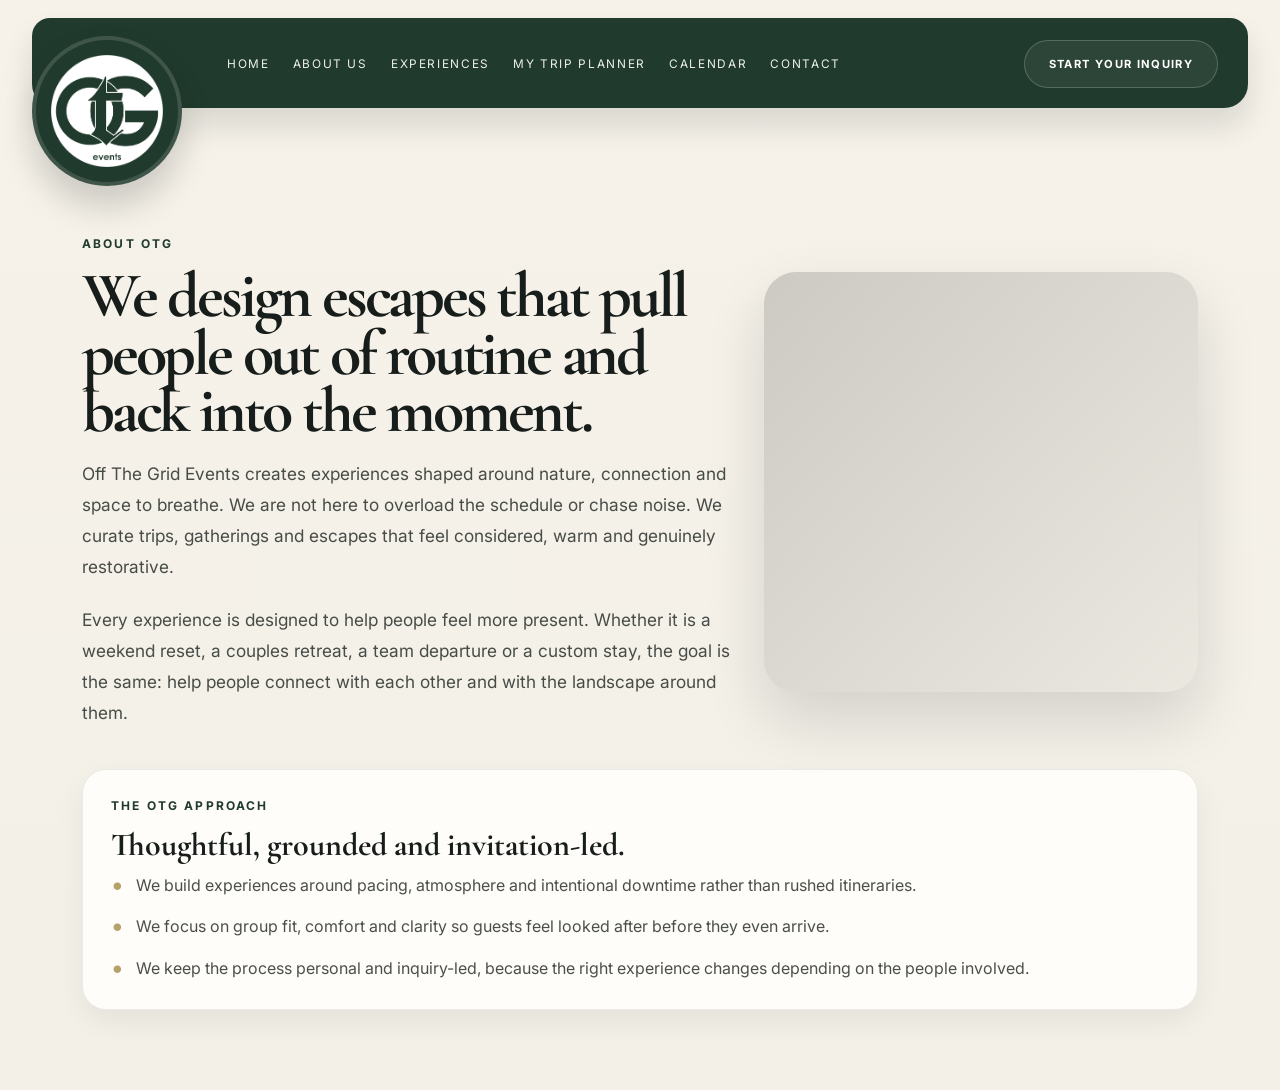
<file: about-us.html>
<!DOCTYPE html>
<html lang="en">
  <head>
    <meta charset="UTF-8" />
    <meta name="viewport" content="width=device-width, initial-scale=1.0" />
    <title>About Us | OTG</title>
    <meta name="description" content="About Off The Grid Events and the experiences we create." />
    <link rel="preconnect" href="https://fonts.googleapis.com" />
    <link rel="preconnect" href="https://fonts.gstatic.com" crossorigin />
    <link href="https://fonts.googleapis.com/css2?family=Cormorant+Garamond:wght@400;500;600;700&family=Inter:wght@400;500;600;700;800;900&display=swap" rel="stylesheet" />
    <link rel="stylesheet" href="styles.css" />
    <style>
      body { background: #f6f2ea; }
      .page-shell {
        background: linear-gradient(180deg, #f6f2ea 0%, #f3f0e8 100%);
      }
      .page-content {
        max-width: 1180px;
        margin: 40px auto 0;
        padding: 0 32px 80px;
      }
      .story-layout {
        display: grid;
        grid-template-columns: 1.2fr 0.8fr;
        gap: 32px;
        align-items: center;
      }
      .story-visual {
        min-height: 420px;
        border-radius: 32px;
        background:
          linear-gradient(135deg, rgba(16, 23, 19, 0.18), rgba(16, 23, 19, 0.04)),
          url('https://images.unsplash.com/photo-1500530855697-b586d89ba3ee?auto=format&fit=crop&w=1200&q=80') center/cover no-repeat;
        box-shadow: 0 28px 60px rgba(16, 23, 19, 0.14);
      }
      .feature-card {
        background: #fffdf9;
        border: 1px solid rgba(16, 23, 19, 0.08);
        border-radius: 24px;
        padding: 28px;
        box-shadow: 0 12px 28px rgba(16, 23, 19, 0.06);
      }
      .feature-card h3 {
        margin: 12px 0 12px;
        font-size: clamp(2rem, 2.5vw, 3rem);
        line-height: 1;
        font-family: "Cormorant Garamond", serif;
      }
      .feature-list {
        list-style: none;
        padding: 0;
        margin: 0;
        display: grid;
        gap: 16px;
      }
      .feature-list li {
        display: flex;
        gap: 12px;
        align-items: flex-start;
        color: rgba(23, 29, 26, 0.78);
        line-height: 1.6;
      }
      .feature-list li::before {
        content: "•";
        color: #b7a16a;
        font-size: 1.5rem;
        line-height: 1;
      }
      @media (max-width: 780px) {
        .story-layout { grid-template-columns: 1fr; }
      }
    </style>
  </head>
  <body>
    <div class="page-shell">
      <header class="topbar">
        <div class="header-inner">
          <nav class="site-nav" aria-label="Main navigation">
            <a href="./index.html#home">Home</a>
            <a href="./about-us.html">About Us</a>
            <a href="./experiences.html">Experiences</a>
            <a href="./trip-planner.html">My Trip Planner</a>
            <a href="./calendar.html">Calendar</a>
            <a href="./contact.html">Contact</a>
          </nav>
          <a class="button button-ghost header-button" href="./contact.html">Start your inquiry</a>
        </div>
        <div class="brand" aria-label="Off The Grid Events logo">
          <img class="brand-logo" src="logos/otg white.png" alt="Off The Grid Events logo" />
        </div>
      </header>

      <main class="page-content">
        <section class="story-layout" aria-labelledby="about-title">
          <div>
            <p class="kicker">About OTG</p>
            <h1 id="about-title" style="margin: 0 0 18px; font-family: 'Cormorant Garamond', serif; font-size: clamp(3rem, 5vw, 5rem); line-height: 0.9; letter-spacing: -0.05em; color: #171d1a;">We design escapes that pull people out of routine and back into the moment.</h1>
            <p style="margin: 0 0 22px; font-size: 1.08rem; line-height: 1.8; color: rgba(23,29,26,0.78);">
              Off The Grid Events creates experiences shaped around nature, connection and space to breathe. We are not here to overload the schedule or chase noise. We curate trips, gatherings and escapes that feel considered, warm and genuinely restorative.
            </p>
            <p style="margin: 0; font-size: 1.08rem; line-height: 1.8; color: rgba(23,29,26,0.78);">
              Every experience is designed to help people feel more present. Whether it is a weekend reset, a couples retreat, a team departure or a custom stay, the goal is the same: help people connect with each other and with the landscape around them.
            </p>
          </div>
          <div class="story-visual" role="img" aria-label="Outdoor wilderness landscape with a travel escape atmosphere"></div>
        </section>

        <section class="feature-card" style="margin-top: 40px;">
          <p class="kicker">The OTG approach</p>
          <h3>Thoughtful, grounded and invitation-led.</h3>
          <ul class="feature-list">
            <li>We build experiences around pacing, atmosphere and intentional downtime rather than rushed itineraries.</li>
            <li>We focus on group fit, comfort and clarity so guests feel looked after before they even arrive.</li>
            <li>We keep the process personal and inquiry-led, because the right experience changes depending on the people involved.</li>
          </ul>
        </section>
      </main>
    </div>
  </body>
</html>
</file>
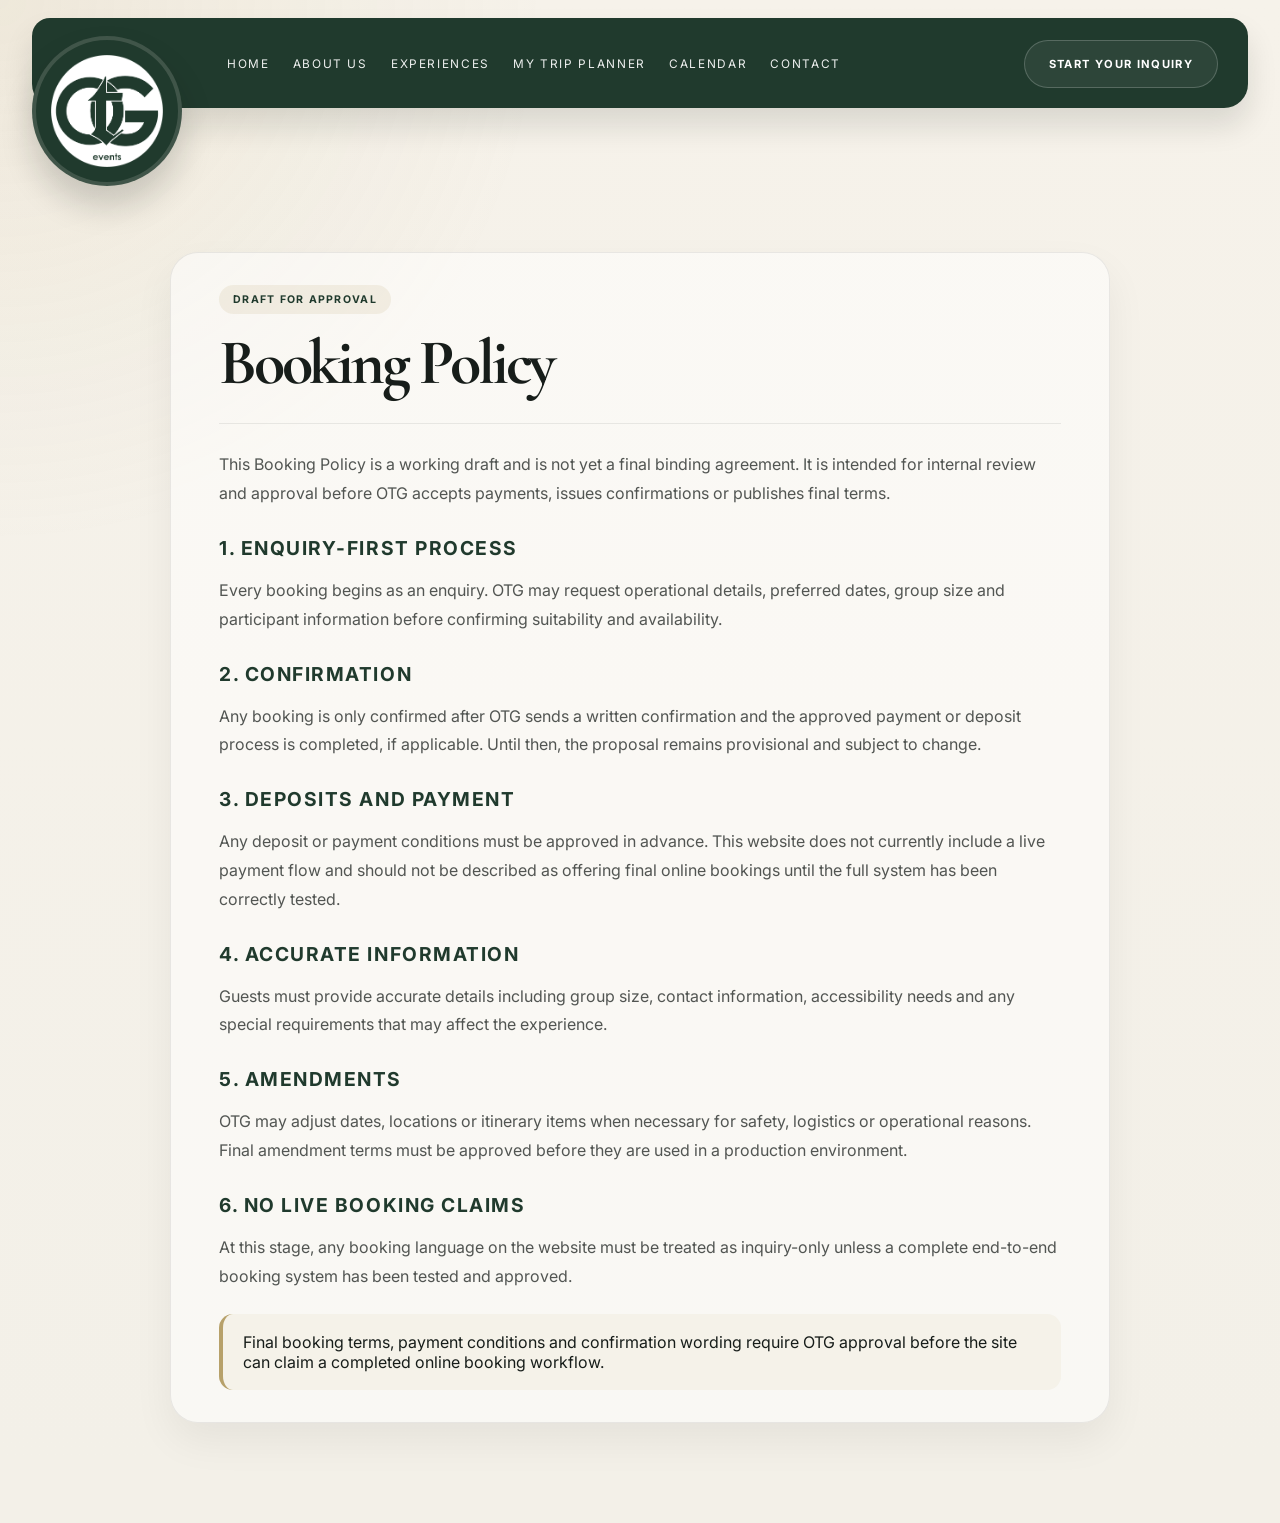
<file: booking-policy.html>
<!DOCTYPE html>
<html lang="en">
  <head>
    <meta charset="UTF-8" />
    <meta name="viewport" content="width=device-width, initial-scale=1.0" />
    <title>Booking Policy | OTG</title>
    <meta name="description" content="Draft booking policy for Off The Grid Events." />
    <link rel="preconnect" href="https://fonts.googleapis.com" />
    <link rel="preconnect" href="https://fonts.gstatic.com" crossorigin />
    <link href="https://fonts.googleapis.com/css2?family=Cormorant+Garamond:wght@400;500;600;700&family=Inter:wght@400;500;600;700;800;900&display=swap" rel="stylesheet" />
    <link rel="stylesheet" href="styles.css" />
  </head>
  <body>
    <div class="page-shell">
      <header class="topbar">
        <div class="header-inner">
          <nav class="site-nav" aria-label="Main navigation">
            <a href="./index.html#home">Home</a>
            <a href="./about-us.html">About Us</a>
            <a href="./experiences.html">Experiences</a>
            <a href="./trip-planner.html">My Trip Planner</a>
            <a href="./calendar.html">Calendar</a>
            <a href="./contact.html">Contact</a>
          </nav>

          <a class="button button-ghost header-button" href="./contact.html">Start your inquiry</a>
        </div>

        <div class="brand" aria-label="Off The Grid Events logo">
          <img class="brand-logo" src="logos/otg white.png" alt="Off The Grid Events logo" />
        </div>
      </header>

      <main class="policy-shell">
        <article class="policy-page">
          <div class="policy-intro">
            <span class="policy-tag">Draft for approval</span>
            <h1>Booking Policy</h1>
          </div>

          <p>This Booking Policy is a working draft and is not yet a final binding agreement. It is intended for internal review and approval before OTG accepts payments, issues confirmations or publishes final terms.</p>

          <h2>1. Enquiry-first process</h2>
          <p>Every booking begins as an enquiry. OTG may request operational details, preferred dates, group size and participant information before confirming suitability and availability.</p>

          <h2>2. Confirmation</h2>
          <p>Any booking is only confirmed after OTG sends a written confirmation and the approved payment or deposit process is completed, if applicable. Until then, the proposal remains provisional and subject to change.</p>

          <h2>3. Deposits and payment</h2>
          <p>Any deposit or payment conditions must be approved in advance. This website does not currently include a live payment flow and should not be described as offering final online bookings until the full system has been correctly tested.</p>

          <h2>4. Accurate information</h2>
          <p>Guests must provide accurate details including group size, contact information, accessibility needs and any special requirements that may affect the experience.</p>

          <h2>5. Amendments</h2>
          <p>OTG may adjust dates, locations or itinerary items when necessary for safety, logistics or operational reasons. Final amendment terms must be approved before they are used in a production environment.</p>

          <h2>6. No live booking claims</h2>
          <p>At this stage, any booking language on the website must be treated as inquiry-only unless a complete end-to-end booking system has been tested and approved.</p>

          <div class="approval-note">
            Final booking terms, payment conditions and confirmation wording require OTG approval before the site can claim a completed online booking workflow.
          </div>
        </article>
      </main>
    </div>
  </body>
</html>
</file>
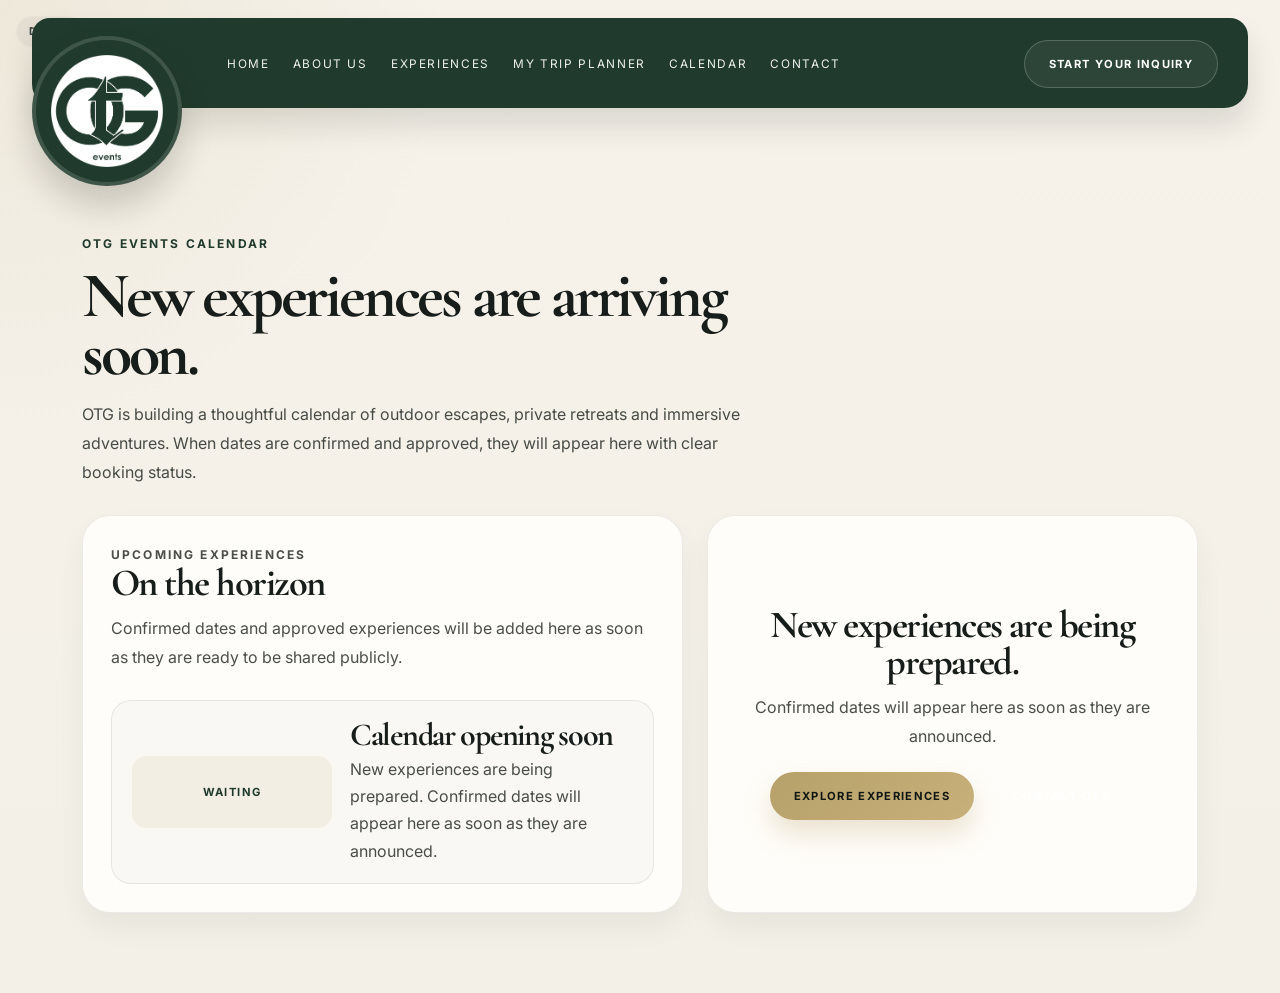
<file: calendar.html>
<!DOCTYPE html>
<html lang="en">
  <head>
    <meta charset="UTF-8" />
    <meta name="viewport" content="width=device-width, initial-scale=1.0" />
    <title>OTG Events Calendar | OTG</title>
    <meta name="description" content="The OTG Events Calendar shares upcoming experiences as they are confirmed and approved." />
    <link rel="preconnect" href="https://fonts.googleapis.com" />
    <link rel="preconnect" href="https://fonts.gstatic.com" crossorigin />
    <link href="https://fonts.googleapis.com/css2?family=Cormorant+Garamond:wght@400;500;600;700&family=Inter:wght@400;500;600;700;800;900&display=swap" rel="stylesheet" />
    <link rel="stylesheet" href="styles.css" />
    <style>
      .page-content {
        max-width: 1180px;
        margin: 40px auto 0;
        padding: 0 32px 80px;
      }
      .calendar-intro {
        max-width: 720px;
        margin-bottom: 28px;
      }
      .calendar-hero {
        display: grid;
        grid-template-columns: 1.1fr 0.9fr;
        gap: 24px;
        align-items: stretch;
      }
      .calendar-panel,
      .calendar-empty {
        background: #fffdf9;
        border: 1px solid rgba(16, 23, 19, 0.08);
        border-radius: 28px;
        padding: 28px;
        box-shadow: 0 15px 28px rgba(16, 23, 19, 0.05);
      }
      .calendar-empty {
        display: grid;
        place-items: center;
        text-align: center;
        min-height: 260px;
      }
      .calendar-empty h2 {
        margin: 0 0 12px;
        font-family: "Cormorant Garamond", serif;
        font-size: clamp(2.4rem, 3vw, 3.3rem);
        line-height: 0.96;
        letter-spacing: -0.04em;
      }
      .calendar-empty p {
        margin: 0 0 22px;
        max-width: 520px;
        color: rgba(23,29,26,0.78);
        line-height: 1.8;
      }
      .calendar-actions {
        display: flex;
        flex-wrap: wrap;
        gap: 14px;
        justify-content: center;
      }
      .calendar-panel h2 {
        margin: 0 0 12px;
        font-family: "Cormorant Garamond", serif;
        font-size: clamp(2.2rem, 3vw, 3.2rem);
        line-height: 0.96;
        letter-spacing: -0.04em;
      }
      .calendar-panel p {
        margin: 0;
        color: rgba(23,29,26,0.78);
        line-height: 1.8;
      }
      .events-list {
        display: grid;
        gap: 18px;
        margin-top: 28px;
      }
      .event-row {
        display: grid;
        grid-template-columns: 200px 1fr auto;
        gap: 18px;
        align-items: center;
        padding: 18px 20px;
        border-radius: 20px;
        background: rgba(16, 23, 19, 0.02);
        border: 1px solid rgba(16, 23, 19, 0.08);
      }
      .event-date {
        display: inline-flex;
        align-items: center;
        justify-content: center;
        min-height: 72px;
        padding: 12px 14px;
        border-radius: 14px;
        background: rgba(183, 161, 106, 0.12);
        color: var(--forest-primary);
        font-size: 0.7rem;
        font-weight: 700;
        letter-spacing: 0.12em;
        text-transform: uppercase;
      }
      .event-row h3 {
        margin: 0 0 6px;
        font-family: "Cormorant Garamond", serif;
        font-size: clamp(2rem, 2.3vw, 2.6rem);
        line-height: 0.98;
        letter-spacing: -0.04em;
      }
      .event-row p {
        margin: 0;
        color: rgba(23,29,26,0.78);
        line-height: 1.7;
      }
      .event-status {
        display: inline-flex;
        align-items: center;
        justify-content: center;
        border-radius: 999px;
        padding: 8px 12px;
        font-size: 0.66rem;
        font-weight: 700;
        letter-spacing: 0.12em;
        text-transform: uppercase;
      }
      .event-status.confirmed {
        color: var(--forest-primary);
        background: rgba(32, 58, 45, 0.08);
      }
      .event-status.draft {
        color: rgba(23,29,26,0.8);
        background: rgba(16, 23, 19, 0.04);
      }
      @media (max-width: 780px) {
        .calendar-hero { grid-template-columns: 1fr; }
        .event-row { grid-template-columns: 1fr; }
      }
    </style>
  </head>
  <body>
    <div class="page-shell">
      <header class="topbar">
        <div class="header-inner">
          <nav class="site-nav" aria-label="Main navigation">
            <a href="./index.html#home">Home</a>
            <a href="./about-us.html">About Us</a>
            <a href="./experiences.html">Experiences</a>
            <a href="./trip-planner.html">My Trip Planner</a>
            <a href="./calendar.html">Calendar</a>
            <a href="./contact.html">Contact</a>
          </nav>
          <a class="button button-ghost header-button" href="./contact.html">Start your inquiry</a>
        </div>
        <div class="brand" aria-label="Off The Grid Events logo">
          <img class="brand-logo" src="logos/otg white.png" alt="Off The Grid Events logo" />
        </div>
      </header>

      <main class="page-content">
        <div class="calendar-intro">
          <p class="kicker">OTG Events Calendar</p>
          <h1 style="margin: 0; font-family: 'Cormorant Garamond', serif; font-size: clamp(3.2rem, 5vw, 5.4rem); line-height: 0.9; letter-spacing: -0.05em; color: #171d1a;">New experiences are arriving soon.</h1>
          <p style="margin: 18px 0 0; color: rgba(23,29,26,0.78); line-height: 1.8; max-width: 680px;">
            OTG is building a thoughtful calendar of outdoor escapes, private retreats and immersive adventures. When dates are confirmed and approved, they will appear here with clear booking status.
          </p>
        </div>

        <div class="calendar-hero">
          <section class="calendar-panel" aria-live="polite">
            <p class="kicker">Upcoming experiences</p>
            <h2>On the horizon</h2>
            <p>Confirmed dates and approved experiences will be added here as soon as they are ready to be shared publicly.</p>
            <div class="events-list" id="calendar-events"></div>
          </section>

          <aside class="calendar-empty" aria-live="polite">
            <div>
              <h2>New experiences are being prepared.</h2>
              <p>Confirmed dates will appear here as soon as they are announced.</p>
              <div class="calendar-actions">
                <a class="button button-primary" href="./experiences.html">Explore experiences</a>
                <a class="button button-secondary" href="./contact.html">Contact OTG</a>
              </div>
            </div>
          </aside>
        </div>
      </main>
    </div>

    <script src="events-data.js"></script>
    <script>
      (function () {
        const eventsRoot = document.getElementById('calendar-events');
        const events = Array.isArray(window.otgEventData) ? window.otgEventData : [];
        const confirmed = events.filter((event) => {
          const dateValue = event.startDate || event.displayDate || '';
          return dateValue && !/draft|to be confirmed|tbc|pending/i.test(dateValue);
        });

        if (!eventsRoot) return;

        if (!confirmed.length) {
          eventsRoot.innerHTML = '<div class="event-row"><div class="event-date">Waiting</div><div><h3>Calendar opening soon</h3><p>New experiences are being prepared. Confirmed dates will appear here as soon as they are announced.</p></div><div class="event-status draft">Draft</div></div>';
          return;
        }

        eventsRoot.innerHTML = confirmed
          .map((event) => {
            const statusClass = (event.publicationStatus === 'confirmed' || event.status === 'Confirmed') ? 'confirmed' : 'draft';
            const statusText = (event.publicationStatus === 'confirmed' || event.status === 'Confirmed') ? 'Confirmed' : 'Draft';
            const dateValue = event.startDate || event.displayDate || 'Dates to be confirmed';
            const venueLabel = event.venue || event.destination || 'Venue to be confirmed';
            return `
              <article class="event-row">
                <div class="event-date">${dateValue}</div>
                <div>
                  <h3>${event.name}</h3>
                  <p>${venueLabel}</p>
                </div>
                <div class="event-status ${statusClass}">${statusText}</div>
              </article>
            `;
          })
          .join('');
      })();
    </script>
  </body>
</html>
</file>
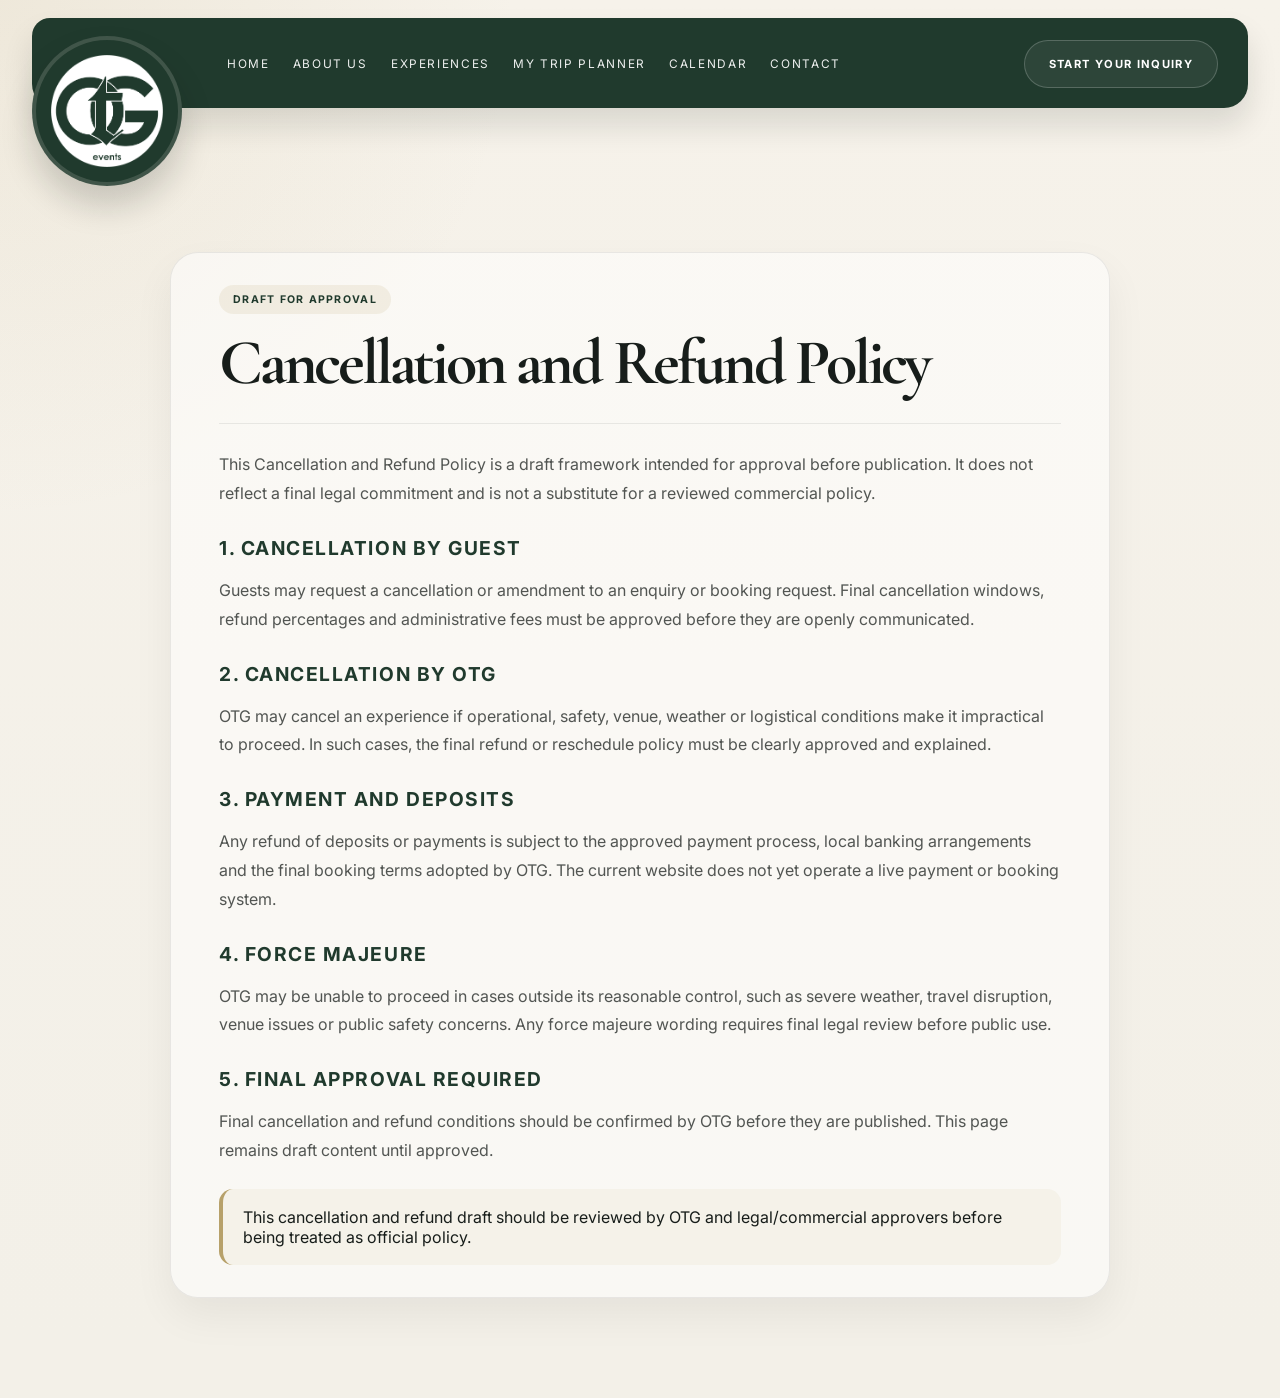
<file: cancellation-refund.html>
<!DOCTYPE html>
<html lang="en">
  <head>
    <meta charset="UTF-8" />
    <meta name="viewport" content="width=device-width, initial-scale=1.0" />
    <title>Cancellation and Refund Policy | OTG</title>
    <meta name="description" content="Draft cancellation and refund policy for Off The Grid Events." />
    <link rel="preconnect" href="https://fonts.googleapis.com" />
    <link rel="preconnect" href="https://fonts.gstatic.com" crossorigin />
    <link href="https://fonts.googleapis.com/css2?family=Cormorant+Garamond:wght@400;500;600;700&family=Inter:wght@400;500;600;700;800;900&display=swap" rel="stylesheet" />
    <link rel="stylesheet" href="styles.css" />
  </head>
  <body>
    <div class="page-shell">
      <header class="topbar">
        <div class="header-inner">
          <nav class="site-nav" aria-label="Main navigation">
            <a href="./index.html#home">Home</a>
            <a href="./about-us.html">About Us</a>
            <a href="./experiences.html">Experiences</a>
            <a href="./trip-planner.html">My Trip Planner</a>
            <a href="./calendar.html">Calendar</a>
            <a href="./contact.html">Contact</a>
          </nav>

          <a class="button button-ghost header-button" href="./contact.html">Start your inquiry</a>
        </div>

        <div class="brand" aria-label="Off The Grid Events logo">
          <img class="brand-logo" src="logos/otg white.png" alt="Off The Grid Events logo" />
        </div>
      </header>

      <main class="policy-shell">
        <article class="policy-page">
          <div class="policy-intro">
            <span class="policy-tag">Draft for approval</span>
            <h1>Cancellation and Refund Policy</h1>
          </div>

          <p>This Cancellation and Refund Policy is a draft framework intended for approval before publication. It does not reflect a final legal commitment and is not a substitute for a reviewed commercial policy.</p>

          <h2>1. Cancellation by guest</h2>
          <p>Guests may request a cancellation or amendment to an enquiry or booking request. Final cancellation windows, refund percentages and administrative fees must be approved before they are openly communicated.</p>

          <h2>2. Cancellation by OTG</h2>
          <p>OTG may cancel an experience if operational, safety, venue, weather or logistical conditions make it impractical to proceed. In such cases, the final refund or reschedule policy must be clearly approved and explained.</p>

          <h2>3. Payment and deposits</h2>
          <p>Any refund of deposits or payments is subject to the approved payment process, local banking arrangements and the final booking terms adopted by OTG. The current website does not yet operate a live payment or booking system.</p>

          <h2>4. Force majeure</h2>
          <p>OTG may be unable to proceed in cases outside its reasonable control, such as severe weather, travel disruption, venue issues or public safety concerns. Any force majeure wording requires final legal review before public use.</p>

          <h2>5. Final approval required</h2>
          <p>Final cancellation and refund conditions should be confirmed by OTG before they are published. This page remains draft content until approved.</p>

          <div class="approval-note">
            This cancellation and refund draft should be reviewed by OTG and legal/commercial approvers before being treated as official policy.
          </div>
        </article>
      </main>
    </div>
  </body>
</html>
</file>
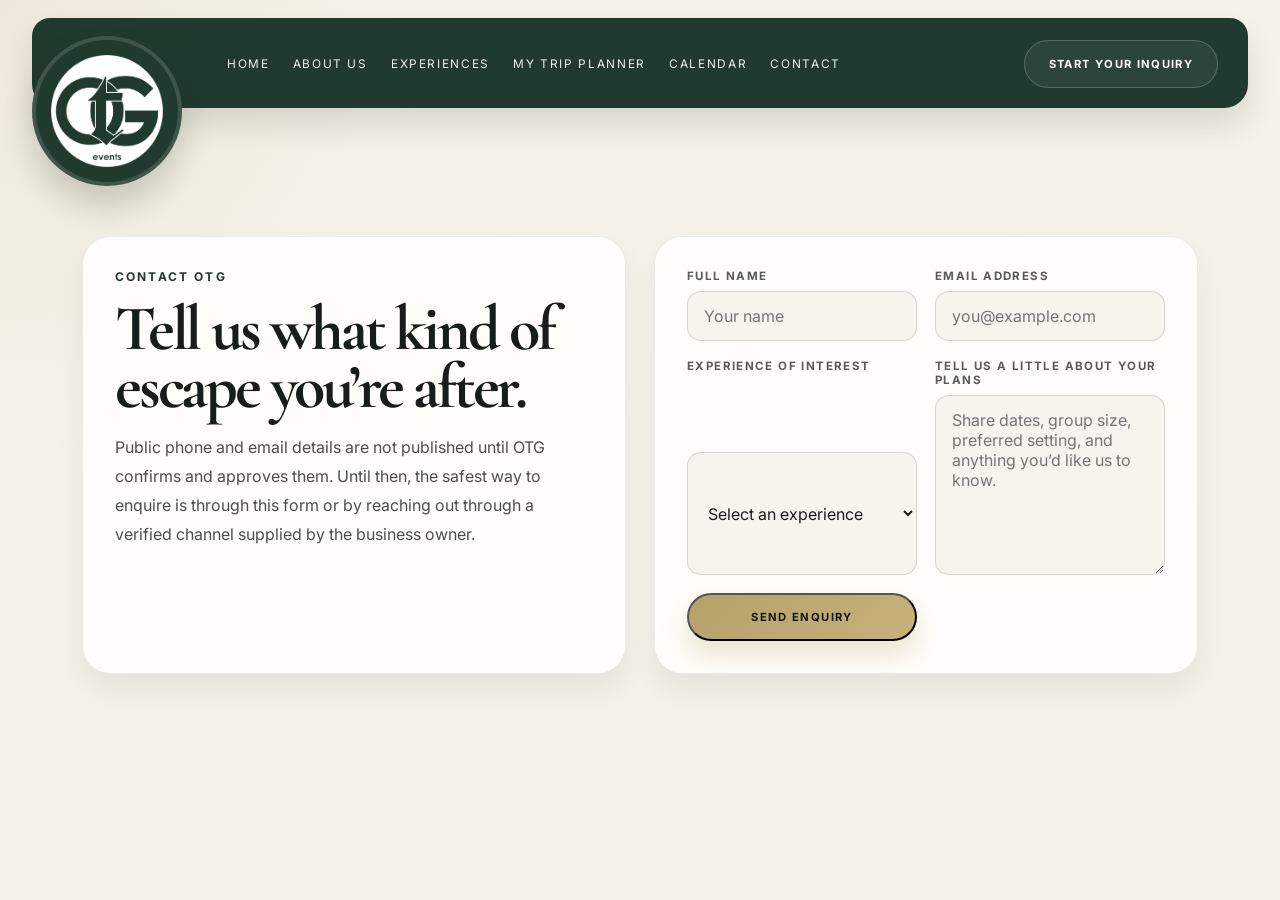
<file: contact.html>
<!DOCTYPE html>
<html lang="en">
  <head>
    <meta charset="UTF-8" />
    <meta name="viewport" content="width=device-width, initial-scale=1.0" />
    <title>Contact | OTG</title>
    <meta name="description" content="Contact Off The Grid Events to begin an enquiry." />
    <link rel="preconnect" href="https://fonts.googleapis.com" />
    <link rel="preconnect" href="https://fonts.gstatic.com" crossorigin />
    <link href="https://fonts.googleapis.com/css2?family=Cormorant+Garamond:wght@400;500;600;700&family=Inter:wght@400;500;600;700;800;900&display=swap" rel="stylesheet" />
    <link rel="stylesheet" href="styles.css" />
    <style>
      .page-content {
        max-width: 1180px;
        margin: 40px auto 0;
        padding: 0 32px 80px;
      }
      .contact-layout {
        display: grid;
        grid-template-columns: 1fr 1fr;
        gap: 28px;
      }
      .contact-panel {
        background: #fffdf9;
        border: 1px solid rgba(16, 23, 19, 0.08);
        border-radius: 28px;
        padding: 32px;
        box-shadow: 0 15px 28px rgba(16, 23, 19, 0.06);
      }
      .field-grid {
        display: grid;
        gap: 18px;
      }
      .field {
        display: grid;
        gap: 8px;
      }
      .field label {
        font-size: 0.72rem;
        font-weight: 700;
        letter-spacing: 0.12em;
        text-transform: uppercase;
        color: rgba(23,29,26,0.72);
      }
      .field input,
      .field textarea,
      .field select {
        width: 100%;
        border: 1px solid rgba(16, 23, 19, 0.14);
        border-radius: 14px;
        background: #f7f4ee;
        padding: 14px 16px;
        font: inherit;
        color: var(--text);
      }
      .field input[aria-invalid="true"],
      .field textarea[aria-invalid="true"],
      .field select[aria-invalid="true"] {
        border-color: #8b3e3e;
        background: rgba(139, 62, 62, 0.04);
      }
      .field textarea { min-height: 180px; resize: vertical; }
      .field-error {
        display: none;
        color: #7d2a2a;
        font-size: 0.75rem;
        line-height: 1.4;
      }
      .field-error.is-visible {
        display: block;
      }
      .status-message {
        margin-top: 6px;
        padding: 12px 14px;
        border-radius: 12px;
        font-size: 0.88rem;
        line-height: 1.6;
        display: none;
      }
      .status-message.is-visible {
        display: block;
      }
      .status-message.error {
        background: rgba(139, 62, 62, 0.08);
        color: #592a2a;
      }
      .status-message.info {
        background: rgba(183, 161, 106, 0.12);
        color: var(--forest-primary);
      }
      @media (max-width: 780px) {
        .contact-layout { grid-template-columns: 1fr; }
      }
    </style>
  </head>
  <body>
    <div class="page-shell">
      <header class="topbar">
        <div class="header-inner">
          <nav class="site-nav" aria-label="Main navigation">
            <a href="./index.html#home">Home</a>
            <a href="./about-us.html">About Us</a>
            <a href="./experiences.html">Experiences</a>
            <a href="./trip-planner.html">My Trip Planner</a>
            <a href="./calendar.html">Calendar</a>
            <a href="./contact.html">Contact</a>
          </nav>
          <a class="button button-ghost header-button" href="./contact.html">Start your inquiry</a>
        </div>
        <div class="brand" aria-label="Off The Grid Events logo">
          <img class="brand-logo" src="logos/otg white.png" alt="Off The Grid Events logo" />
        </div>
      </header>

      <main class="page-content">
        <div class="contact-layout">
          <section class="contact-panel">
            <p class="kicker">Contact OTG</p>
            <h1 style="margin: 0 0 18px; font-family: 'Cormorant Garamond', serif; font-size: clamp(3rem, 5vw, 5rem); line-height: 0.9; letter-spacing: -0.05em; color: #171d1a;">Tell us what kind of escape you’re after.</h1>
            <p style="margin: 0; color: rgba(23,29,26,0.78); line-height: 1.8;">
              Public phone and email details are not published until OTG confirms and approves them. Until then, the safest way to enquire is through this form or by reaching out through a verified channel supplied by the business owner.
            </p>
          </section>

          <section class="contact-panel" aria-label="Enquiry form">
            <form id="contact-form" class="field-grid" novalidate>
              <div class="field">
                <label for="name">Full name</label>
                <input id="name" name="name" type="text" placeholder="Your name" required aria-describedby="name-error" />
                <span id="name-error" class="field-error" aria-live="polite">Please enter your full name.</span>
              </div>

              <div class="field">
                <label for="email">Email address</label>
                <input id="email" name="email" type="email" placeholder="you@example.com" required aria-describedby="email-error" />
                <span id="email-error" class="field-error" aria-live="polite">Please enter a valid email address.</span>
              </div>

              <div class="field">
                <label for="experience">Experience of interest</label>
                <select id="experience" name="experience" required aria-describedby="experience-error">
                  <option value="">Select an experience</option>
                  <option value="Survival Camp">Survival Camp</option>
                  <option value="Couples Retreat">Couples Retreat</option>
                  <option value="Private Group Escape">Private Group Escape</option>
                  <option value="Still deciding">Still deciding</option>
                </select>
                <span id="experience-error" class="field-error" aria-live="polite">Please choose the experience you are interested in.</span>
              </div>

              <div class="field">
                <label for="message">Tell us a little about your plans</label>
                <textarea id="message" name="message" placeholder="Share dates, group size, preferred setting, and anything you’d like us to know." required aria-describedby="message-error"></textarea>
                <span id="message-error" class="field-error" aria-live="polite">Please add a short message with your enquiry.</span>
              </div>

              <button class="button button-primary" id="submit-button" type="submit">Send enquiry</button>
              <div id="form-status" class="status-message" role="status" aria-live="polite" aria-atomic="true"></div>
            </form>
          </section>
        </div>
      </main>
    </div>

    <script>
      (function () {
        const form = document.getElementById('contact-form');
        const submitButton = document.getElementById('submit-button');
        const statusBox = document.getElementById('form-status');
        const fields = [
          { name: 'name', element: document.getElementById('name'), error: document.getElementById('name-error') },
          { name: 'email', element: document.getElementById('email'), error: document.getElementById('email-error') },
          { name: 'experience', element: document.getElementById('experience'), error: document.getElementById('experience-error') },
          { name: 'message', element: document.getElementById('message'), error: document.getElementById('message-error') }
        ];

        function showStatus(message, type) {
          statusBox.textContent = message;
          statusBox.className = 'status-message is-visible ' + type;
        }

        function hideStatus() {
          statusBox.className = 'status-message';
          statusBox.textContent = '';
        }

        function validateField(field) {
          const value = field.element.value.trim();
          let isValid = true;

          if (field.name === 'name') {
            isValid = value.length >= 2;
          }

          if (field.name === 'email') {
            const emailPattern = /^[^\s@]+@[^\s@]+\.[^\s@]+$/;
            isValid = emailPattern.test(value);
          }

          if (field.name === 'experience') {
            isValid = Boolean(value);
          }

          if (field.name === 'message') {
            isValid = value.length >= 12;
          }

          field.element.setAttribute('aria-invalid', String(!isValid));
          if (isValid) {
            field.error.classList.remove('is-visible');
          } else {
            field.error.classList.add('is-visible');
          }

          return isValid;
        }

        fields.forEach((field) => {
          field.element.addEventListener('input', () => {
            if (field.element.value.trim()) {
              validateField(field);
            }
            if (!statusBox.classList.contains('is-visible')) {
              hideStatus();
            }
          });
        });

        form.addEventListener('submit', function (event) {
          event.preventDefault();
          hideStatus();

          const valid = fields.every((field) => validateField(field));

          if (!valid) {
            showStatus('Please complete the highlighted fields before trying again.', 'error');
            return;
          }

          submitButton.disabled = true;
          submitButton.textContent = 'Checking enquiry';

          showStatus(
            'This enquiry form is not connected to a live backend or verified email delivery service yet. Your message has NOT been sent. Please use an approved OTG contact channel when one is confirmed.',
            'info'
          );

          window.setTimeout(() => {
            submitButton.disabled = false;
            submitButton.textContent = 'Send enquiry';
            form.reset();
            fields.forEach((field) => {
              field.element.setAttribute('aria-invalid', 'false');
              field.error.classList.remove('is-visible');
            });
          }, 1200);
        });
      })();
    </script>
  </body>
</html>
</file>
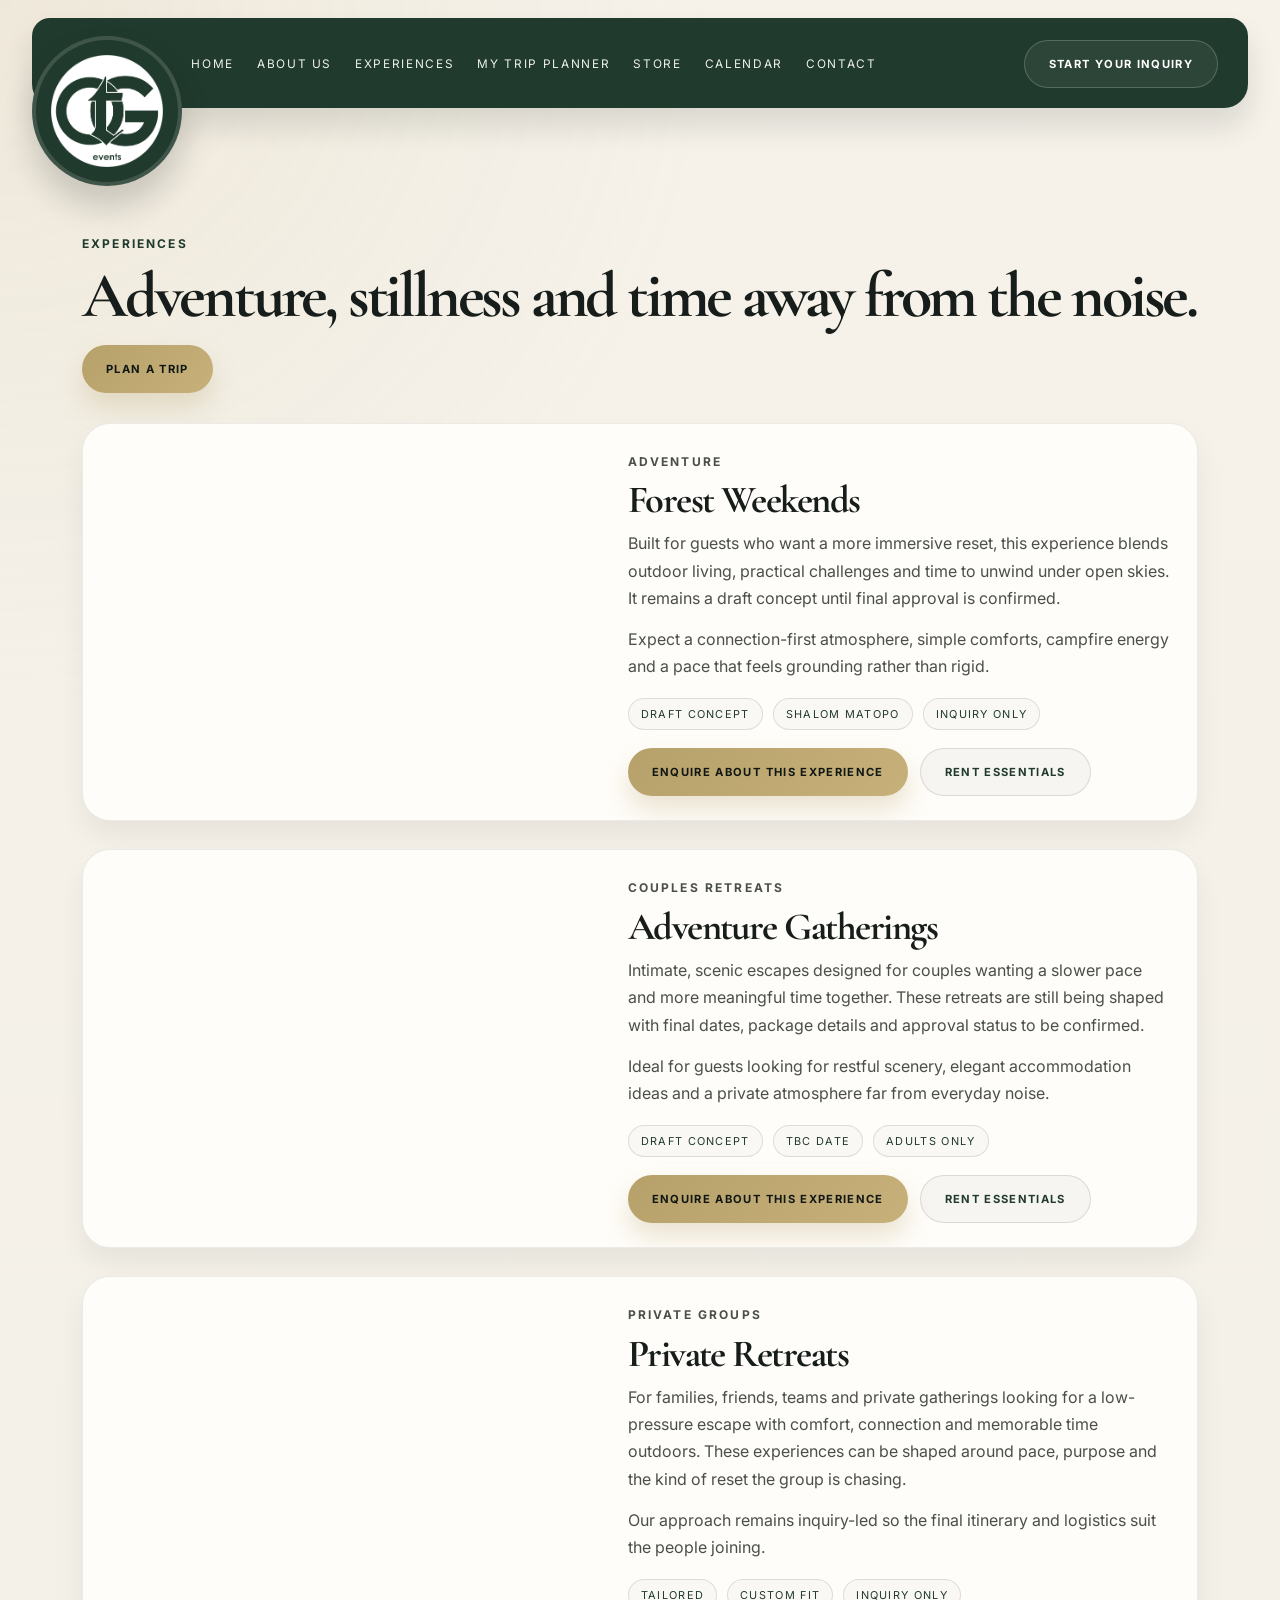
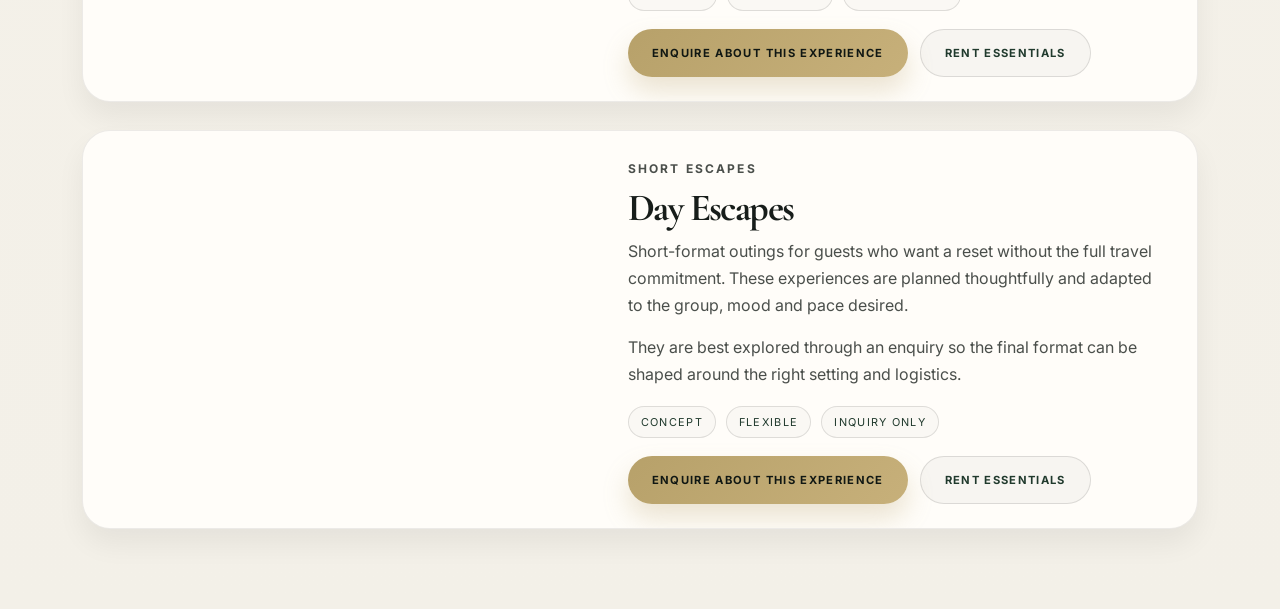
<file: experiences.html>
<!DOCTYPE html>
<html lang="en">
  <head>
    <meta charset="UTF-8" />
    <meta name="viewport" content="width=device-width, initial-scale=1.0" />
    <title>Experiences | OTG</title>
    <meta name="description" content="Explore the experiences offered by Off The Grid Events." />
    <link rel="preconnect" href="https://fonts.googleapis.com" />
    <link rel="preconnect" href="https://fonts.gstatic.com" crossorigin />
    <link href="https://fonts.googleapis.com/css2?family=Cormorant+Garamond:wght@400;500;600;700&family=Inter:wght@400;500;600;700;800;900&display=swap" rel="stylesheet" />
    <link rel="stylesheet" href="styles.css" />
    <style>
      .page-content {
        max-width: 1180px;
        margin: 40px auto 0;
        padding: 0 32px 80px;
      }
      .experience-stack {
        display: grid;
        gap: 28px;
      }
      .experience-item {
        display: grid;
        grid-template-columns: 0.9fr 1.1fr;
        gap: 28px;
        background: #fffdf9;
        border: 1px solid rgba(16, 23, 19, 0.08);
        border-radius: 28px;
        overflow: hidden;
        box-shadow: 0 15px 28px rgba(16, 23, 19, 0.06);
      }
      .experience-photo {
        min-height: 300px;
        background-size: cover;
        background-position: center;
      }
      .experience-copy {
        padding: 28px 28px 24px;
      }
      .experience-copy h2 {
        margin: 0 0 12px;
        font-family: "Cormorant Garamond", serif;
        font-size: clamp(2.4rem, 3vw, 3.4rem);
        line-height: 0.95;
        letter-spacing: -0.04em;
        color: var(--text);
      }
      .experience-copy p {
        margin: 0 0 14px;
        color: rgba(23,29,26,0.78);
        line-height: 1.7;
      }
      .experience-meta {
        display: flex;
        flex-wrap: wrap;
        gap: 10px;
        margin-top: 18px;
      }
      .pill {
        display: inline-flex;
        align-items: center;
        justify-content: center;
        padding: 8px 12px;
        border-radius: 999px;
        border: 1px solid rgba(16, 23, 19, 0.12);
        background: rgba(16, 23, 19, 0.02);
        font-size: 0.68rem;
        letter-spacing: 0.12em;
        text-transform: uppercase;
        color: var(--forest-primary);
      }
      @media (max-width: 780px) {
        .experience-item { grid-template-columns: 1fr; }
      }
    </style>
  </head>
  <body>
    <div class="page-shell">
      <header class="topbar">
        <div class="header-inner">
          <nav class="site-nav" aria-label="Main navigation">
            <a href="./index.html#home">Home</a>
            <a href="./about-us.html">About Us</a>
            <a href="./experiences.html">Experiences</a>
            <a href="./trip-planner.html">My Trip Planner</a>
            <a href="./store.html">Store</a>
            <a href="./calendar.html">Calendar</a>
            <a href="./contact.html">Contact</a>
          </nav>
          <a class="button button-ghost header-button" href="./contact.html">Start your inquiry</a>
        </div>
        <div class="brand" aria-label="Off The Grid Events logo">
          <img class="brand-logo" src="logos/otg white.png" alt="Off The Grid Events logo" />
        </div>
      </header>

      <main class="page-content">
        <div style="margin-bottom: 30px;">
          <p class="kicker">Experiences</p>
          <h1 style="margin: 0; font-family: 'Cormorant Garamond', serif; font-size: clamp(3rem, 5vw, 5rem); line-height: 0.9; letter-spacing: -0.05em; color: #171d1a;">Adventure, stillness and time away from the noise.</h1>
          <a class="button button-primary" href="./trip-planner.html" style="margin-top: 20px;">Plan a trip</a>
        </div>

        <div class="experience-stack">
          <article class="experience-item" id="forest-weekends">
            <div class="experience-photo" style="background-image: url('https://images.unsplash.com/photo-1527631746610-bca00a040d60?auto=format&fit=crop&w=1200&q=80');"></div>
            <div class="experience-copy">
              <p class="kicker" style="margin-bottom: 10px;">Adventure</p>
              <h2>Forest Weekends</h2>
              <p>Built for guests who want a more immersive reset, this experience blends outdoor living, practical challenges and time to unwind under open skies. It remains a draft concept until final approval is confirmed.</p>
              <p>Expect a connection-first atmosphere, simple comforts, campfire energy and a pace that feels grounding rather than rigid.</p>
              <div class="experience-meta">
                <span class="pill">Draft concept</span>
                <span class="pill">Shalom Matopo</span>
                <span class="pill">Inquiry only</span>
              </div>
              <div style="margin-top: 18px; display: flex; gap: 12px; flex-wrap: wrap;">
                <a class="button button-primary" href="./contact.html">Enquire about this experience</a>
                <a class="button button-secondary" href="./store.html#rental" style="border-color: rgba(16, 23, 19, 0.12); color: var(--forest-primary); background: rgba(16, 23, 19, 0.03);">Rent essentials</a>
              </div>
            </div>
          </article>

          <article class="experience-item" id="adventure-gatherings">
            <div class="experience-photo" style="background-image: url('https://images.unsplash.com/photo-1473448912268-2022ce9509d8?auto=format&fit=crop&w=1200&q=80');"></div>
            <div class="experience-copy">
              <p class="kicker" style="margin-bottom: 10px;">Couples retreats</p>
              <h2>Adventure Gatherings</h2>
              <p>Intimate, scenic escapes designed for couples wanting a slower pace and more meaningful time together. These retreats are still being shaped with final dates, package details and approval status to be confirmed.</p>
              <p>Ideal for guests looking for restful scenery, elegant accommodation ideas and a private atmosphere far from everyday noise.</p>
              <div class="experience-meta">
                <span class="pill">Draft concept</span>
                <span class="pill">TBC date</span>
                <span class="pill">Adults only</span>
              </div>
              <div style="margin-top: 18px; display: flex; gap: 12px; flex-wrap: wrap;">
                <a class="button button-primary" href="./contact.html">Enquire about this experience</a>
                <a class="button button-secondary" href="./store.html#rental" style="border-color: rgba(16, 23, 19, 0.12); color: var(--forest-primary); background: rgba(16, 23, 19, 0.03);">Rent essentials</a>
              </div>
            </div>
          </article>

          <article class="experience-item" id="private-retreats">
            <div class="experience-photo" style="background-image: url('https://images.unsplash.com/photo-1500530855697-b586d89ba3ee?auto=format&fit=crop&w=1200&q=80');"></div>
            <div class="experience-copy">
              <p class="kicker" style="margin-bottom: 10px;">Private groups</p>
              <h2>Private Retreats</h2>
              <p>For families, friends, teams and private gatherings looking for a low-pressure escape with comfort, connection and memorable time outdoors. These experiences can be shaped around pace, purpose and the kind of reset the group is chasing.</p>
              <p>Our approach remains inquiry-led so the final itinerary and logistics suit the people joining.</p>
              <div class="experience-meta">
                <span class="pill">Tailored</span>
                <span class="pill">Custom fit</span>
                <span class="pill">Inquiry only</span>
              </div>
              <div style="margin-top: 18px; display: flex; gap: 12px; flex-wrap: wrap;">
                <a class="button button-primary" href="./contact.html">Enquire about this experience</a>
                <a class="button button-secondary" href="./store.html#rental" style="border-color: rgba(16, 23, 19, 0.12); color: var(--forest-primary); background: rgba(16, 23, 19, 0.03);">Rent essentials</a>
              </div>
            </div>
          </article>

          <article class="experience-item" id="day-escapes">
            <div class="experience-photo" style="background-image: url('https://images.unsplash.com/photo-1501555088652-021faa106b9b?auto=format&fit=crop&w=1200&q=80');"></div>
            <div class="experience-copy">
              <p class="kicker" style="margin-bottom: 10px;">Short escapes</p>
              <h2>Day Escapes</h2>
              <p>Short-format outings for guests who want a reset without the full travel commitment. These experiences are planned thoughtfully and adapted to the group, mood and pace desired.</p>
              <p>They are best explored through an enquiry so the final format can be shaped around the right setting and logistics.</p>
              <div class="experience-meta">
                <span class="pill">Concept</span>
                <span class="pill">Flexible</span>
                <span class="pill">Inquiry only</span>
              </div>
              <div style="margin-top: 18px; display: flex; gap: 12px; flex-wrap: wrap;">
                <a class="button button-primary" href="./contact.html">Enquire about this experience</a>
                <a class="button button-secondary" href="./store.html#rental" style="border-color: rgba(16, 23, 19, 0.12); color: var(--forest-primary); background: rgba(16, 23, 19, 0.03);">Rent essentials</a>
              </div>
            </div>
          </article>
        </div>
      </main>
    </div>
  </body>
</html>
</file>
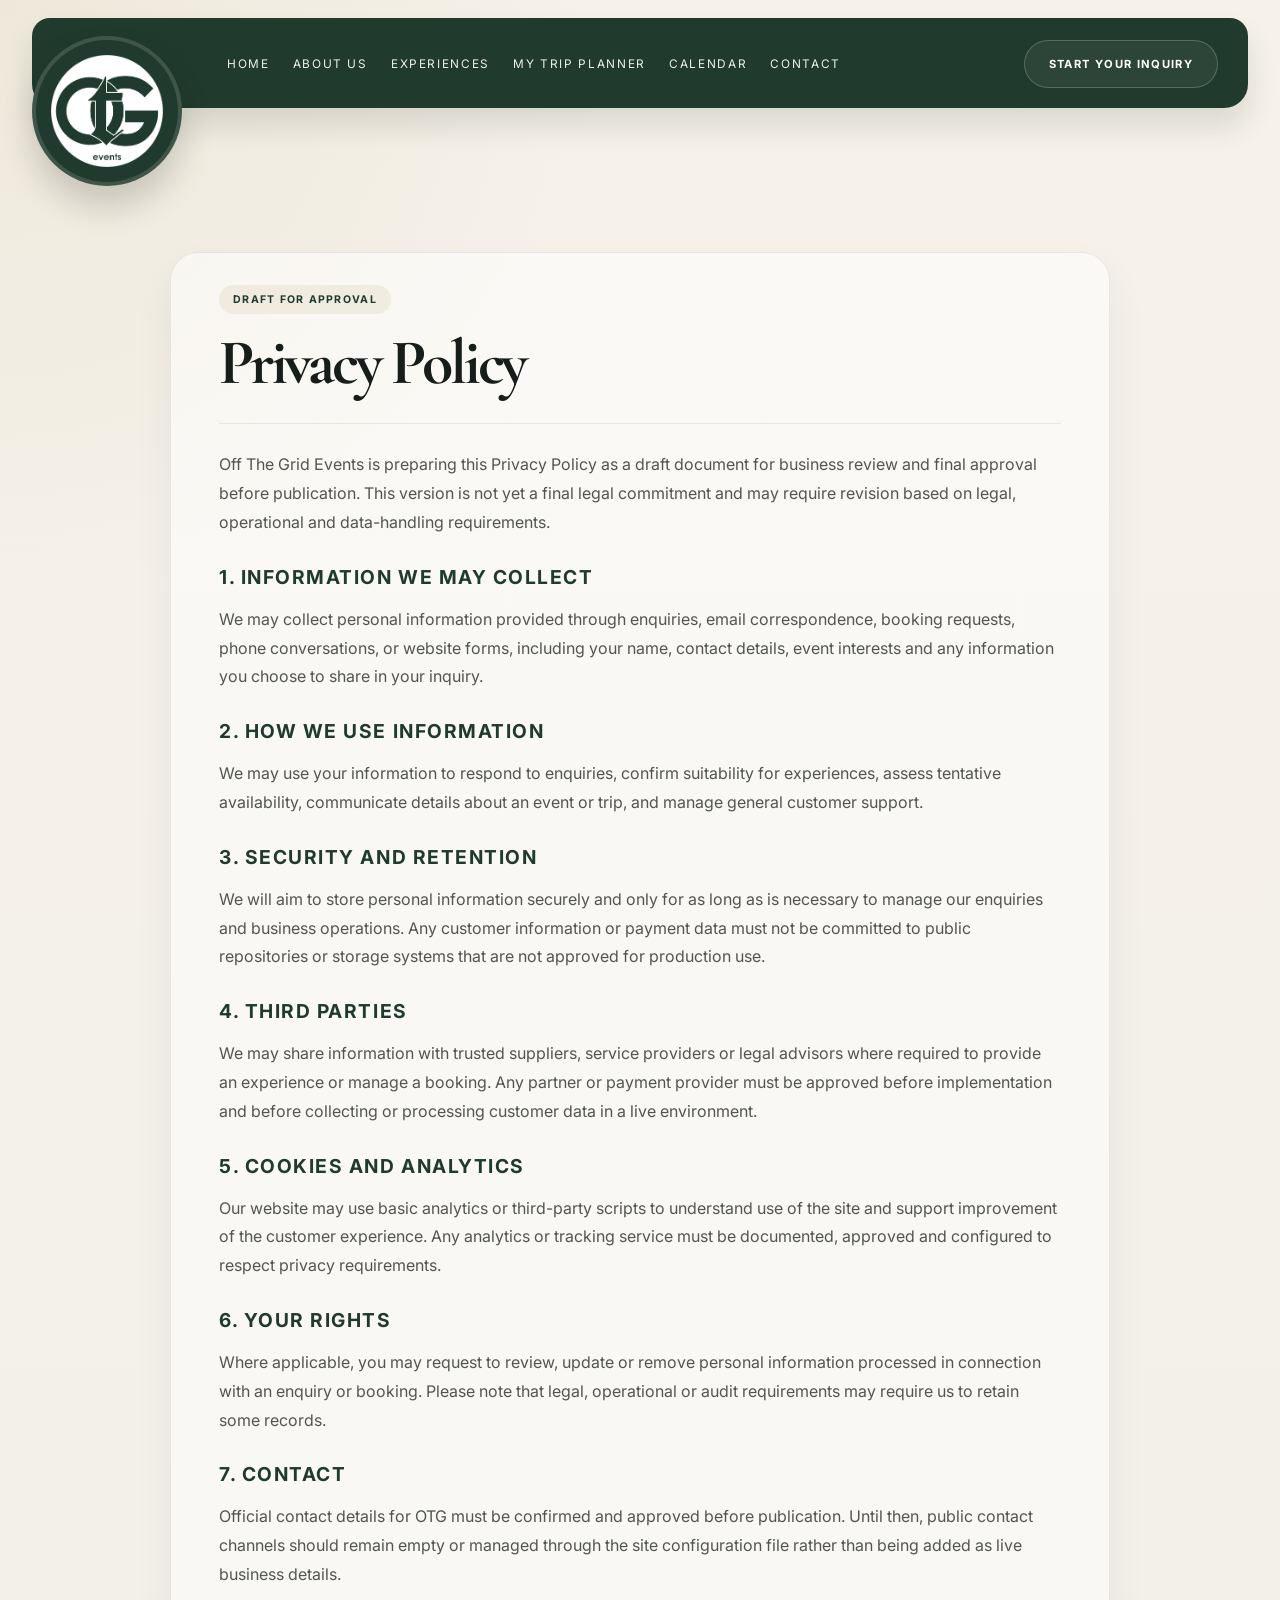
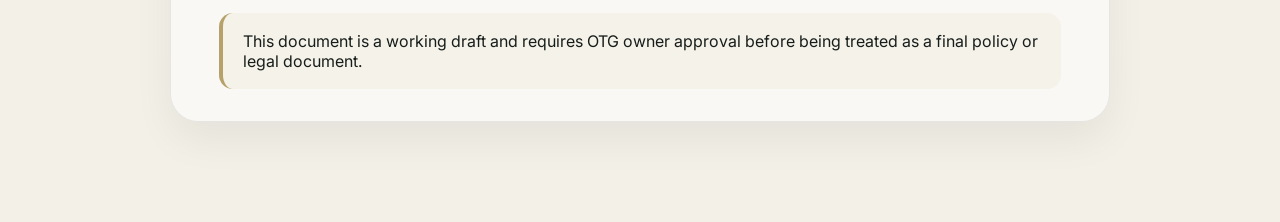
<file: privacy.html>
<!DOCTYPE html>
<html lang="en">
  <head>
    <meta charset="UTF-8" />
    <meta name="viewport" content="width=device-width, initial-scale=1.0" />
    <title>Privacy Policy | OTG</title>
    <meta name="description" content="Draft privacy policy for Off The Grid Events." />
    <link rel="preconnect" href="https://fonts.googleapis.com" />
    <link rel="preconnect" href="https://fonts.gstatic.com" crossorigin />
    <link href="https://fonts.googleapis.com/css2?family=Cormorant+Garamond:wght@400;500;600;700&family=Inter:wght@400;500;600;700;800;900&display=swap" rel="stylesheet" />
    <link rel="stylesheet" href="styles.css" />
  </head>
  <body>
    <div class="page-shell">
      <header class="topbar">
        <div class="header-inner">
          <nav class="site-nav" aria-label="Main navigation">
            <a href="./index.html#home">Home</a>
            <a href="./about-us.html">About Us</a>
            <a href="./experiences.html">Experiences</a>
            <a href="./trip-planner.html">My Trip Planner</a>
            <a href="./calendar.html">Calendar</a>
            <a href="./contact.html">Contact</a>
          </nav>

          <a class="button button-ghost header-button" href="./contact.html">Start your inquiry</a>
        </div>

        <div class="brand" aria-label="Off The Grid Events logo">
          <img class="brand-logo" src="logos/otg white.png" alt="Off The Grid Events logo" />
        </div>
      </header>

      <main class="policy-shell">
        <article class="policy-page">
          <div class="policy-intro">
            <span class="policy-tag">Draft for approval</span>
            <h1>Privacy Policy</h1>
          </div>

          <p>Off The Grid Events is preparing this Privacy Policy as a draft document for business review and final approval before publication. This version is not yet a final legal commitment and may require revision based on legal, operational and data-handling requirements.</p>

          <h2>1. Information we may collect</h2>
          <p>We may collect personal information provided through enquiries, email correspondence, booking requests, phone conversations, or website forms, including your name, contact details, event interests and any information you choose to share in your inquiry.</p>

          <h2>2. How we use information</h2>
          <p>We may use your information to respond to enquiries, confirm suitability for experiences, assess tentative availability, communicate details about an event or trip, and manage general customer support.</p>

          <h2>3. Security and retention</h2>
          <p>We will aim to store personal information securely and only for as long as is necessary to manage our enquiries and business operations. Any customer information or payment data must not be committed to public repositories or storage systems that are not approved for production use.</p>

          <h2>4. Third parties</h2>
          <p>We may share information with trusted suppliers, service providers or legal advisors where required to provide an experience or manage a booking. Any partner or payment provider must be approved before implementation and before collecting or processing customer data in a live environment.</p>

          <h2>5. Cookies and analytics</h2>
          <p>Our website may use basic analytics or third-party scripts to understand use of the site and support improvement of the customer experience. Any analytics or tracking service must be documented, approved and configured to respect privacy requirements.</p>

          <h2>6. Your rights</h2>
          <p>Where applicable, you may request to review, update or remove personal information processed in connection with an enquiry or booking. Please note that legal, operational or audit requirements may require us to retain some records.</p>

          <h2>7. Contact</h2>
          <p>Official contact details for OTG must be confirmed and approved before publication. Until then, public contact channels should remain empty or managed through the site configuration file rather than being added as live business details.</p>

          <div class="approval-note">
            This document is a working draft and requires OTG owner approval before being treated as a final policy or legal document.
          </div>
        </article>
      </main>
    </div>
  </body>
</html>
</file>
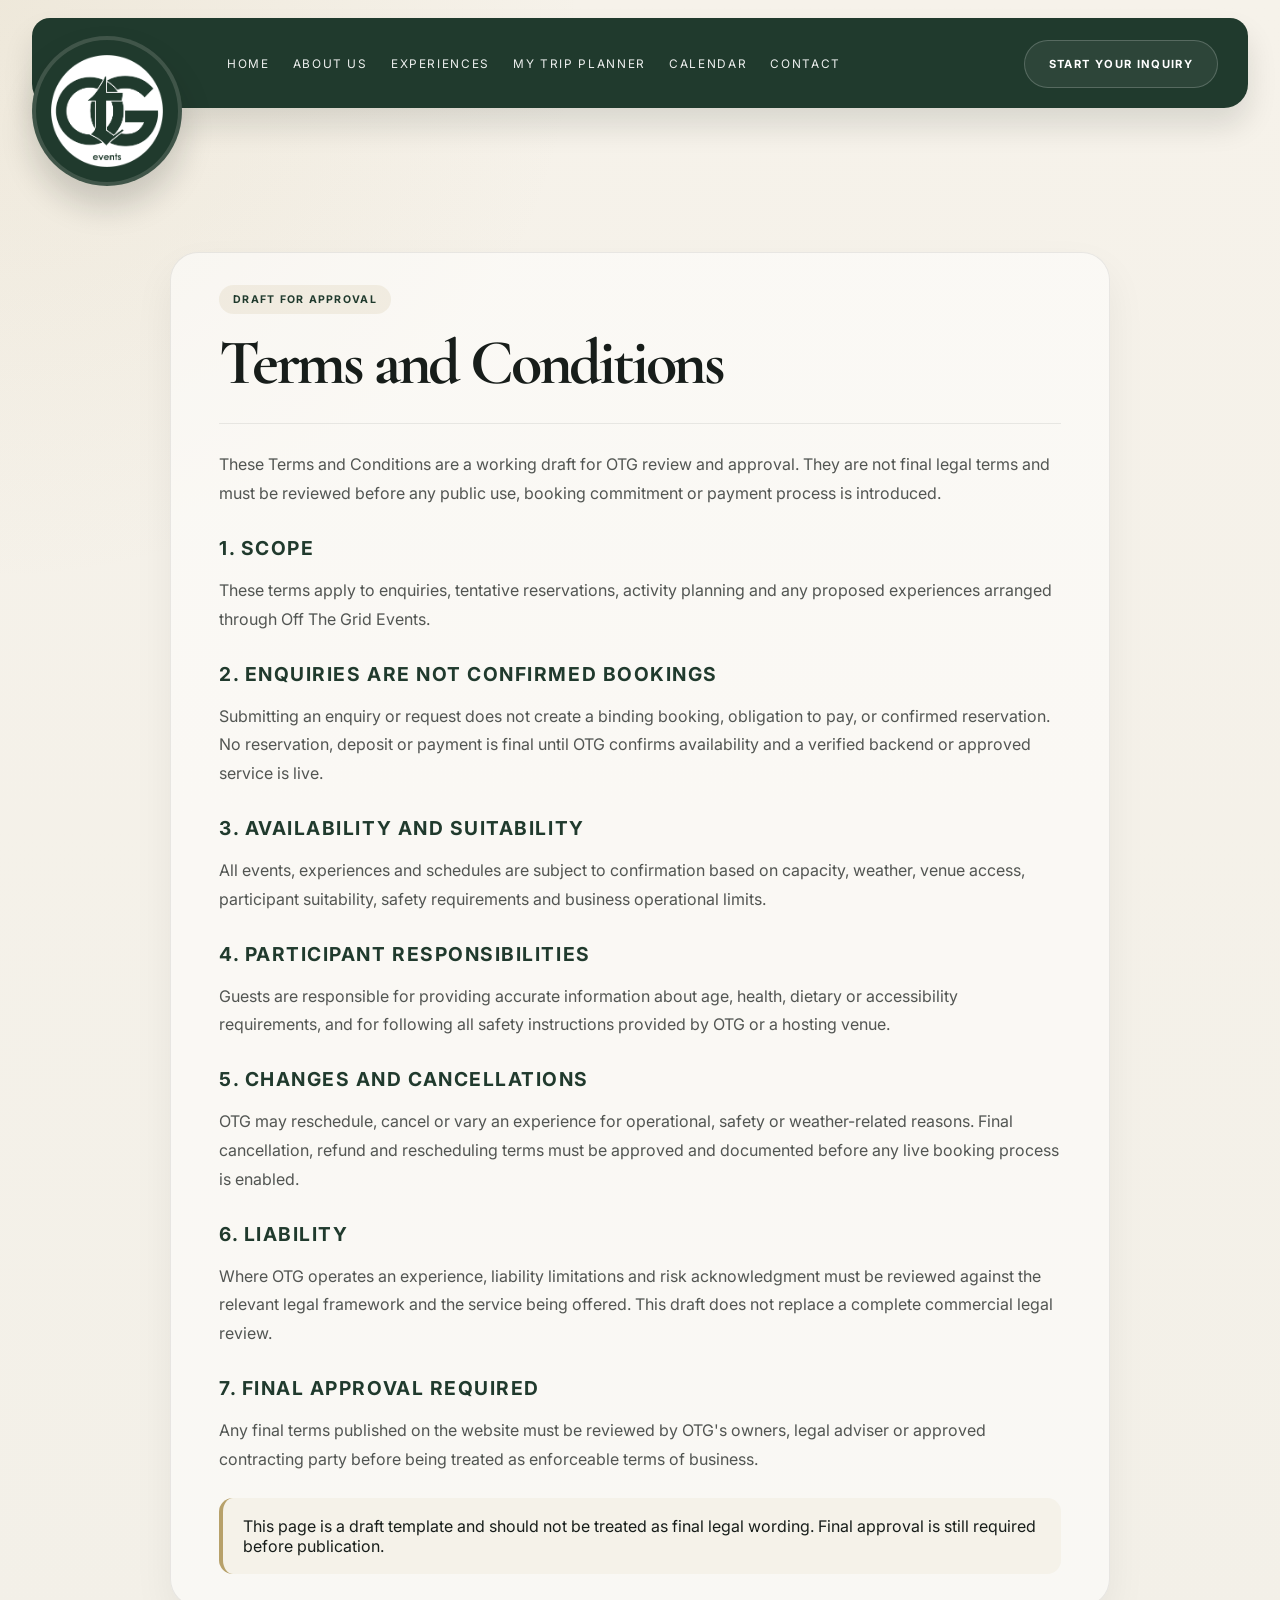
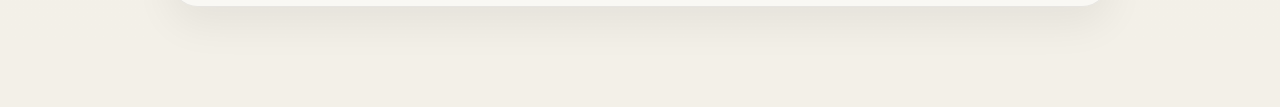
<file: terms.html>
<!DOCTYPE html>
<html lang="en">
  <head>
    <meta charset="UTF-8" />
    <meta name="viewport" content="width=device-width, initial-scale=1.0" />
    <title>Terms and Conditions | OTG</title>
    <meta name="description" content="Draft terms and conditions for Off The Grid Events." />
    <link rel="preconnect" href="https://fonts.googleapis.com" />
    <link rel="preconnect" href="https://fonts.gstatic.com" crossorigin />
    <link href="https://fonts.googleapis.com/css2?family=Cormorant+Garamond:wght@400;500;600;700&family=Inter:wght@400;500;600;700;800;900&display=swap" rel="stylesheet" />
    <link rel="stylesheet" href="styles.css" />
  </head>
  <body>
    <div class="page-shell">
      <header class="topbar">
        <div class="header-inner">
          <nav class="site-nav" aria-label="Main navigation">
            <a href="./index.html#home">Home</a>
            <a href="./about-us.html">About Us</a>
            <a href="./experiences.html">Experiences</a>
            <a href="./trip-planner.html">My Trip Planner</a>
            <a href="./calendar.html">Calendar</a>
            <a href="./contact.html">Contact</a>
          </nav>

          <a class="button button-ghost header-button" href="./contact.html">Start your inquiry</a>
        </div>

        <div class="brand" aria-label="Off The Grid Events logo">
          <img class="brand-logo" src="logos/otg white.png" alt="Off The Grid Events logo" />
        </div>
      </header>

      <main class="policy-shell">
        <article class="policy-page">
          <div class="policy-intro">
            <span class="policy-tag">Draft for approval</span>
            <h1>Terms and Conditions</h1>
          </div>

          <p>These Terms and Conditions are a working draft for OTG review and approval. They are not final legal terms and must be reviewed before any public use, booking commitment or payment process is introduced.</p>

          <h2>1. Scope</h2>
          <p>These terms apply to enquiries, tentative reservations, activity planning and any proposed experiences arranged through Off The Grid Events.</p>

          <h2>2. Enquiries are not confirmed bookings</h2>
          <p>Submitting an enquiry or request does not create a binding booking, obligation to pay, or confirmed reservation. No reservation, deposit or payment is final until OTG confirms availability and a verified backend or approved service is live.</p>

          <h2>3. Availability and suitability</h2>
          <p>All events, experiences and schedules are subject to confirmation based on capacity, weather, venue access, participant suitability, safety requirements and business operational limits.</p>

          <h2>4. Participant responsibilities</h2>
          <p>Guests are responsible for providing accurate information about age, health, dietary or accessibility requirements, and for following all safety instructions provided by OTG or a hosting venue.</p>

          <h2>5. Changes and cancellations</h2>
          <p>OTG may reschedule, cancel or vary an experience for operational, safety or weather-related reasons. Final cancellation, refund and rescheduling terms must be approved and documented before any live booking process is enabled.</p>

          <h2>6. Liability</h2>
          <p>Where OTG operates an experience, liability limitations and risk acknowledgment must be reviewed against the relevant legal framework and the service being offered. This draft does not replace a complete commercial legal review.</p>

          <h2>7. Final approval required</h2>
          <p>Any final terms published on the website must be reviewed by OTG's owners, legal adviser or approved contracting party before being treated as enforceable terms of business.</p>

          <div class="approval-note">
            This page is a draft template and should not be treated as final legal wording. Final approval is still required before publication.
          </div>
        </article>
      </main>
    </div>
  </body>
</html>
</file>
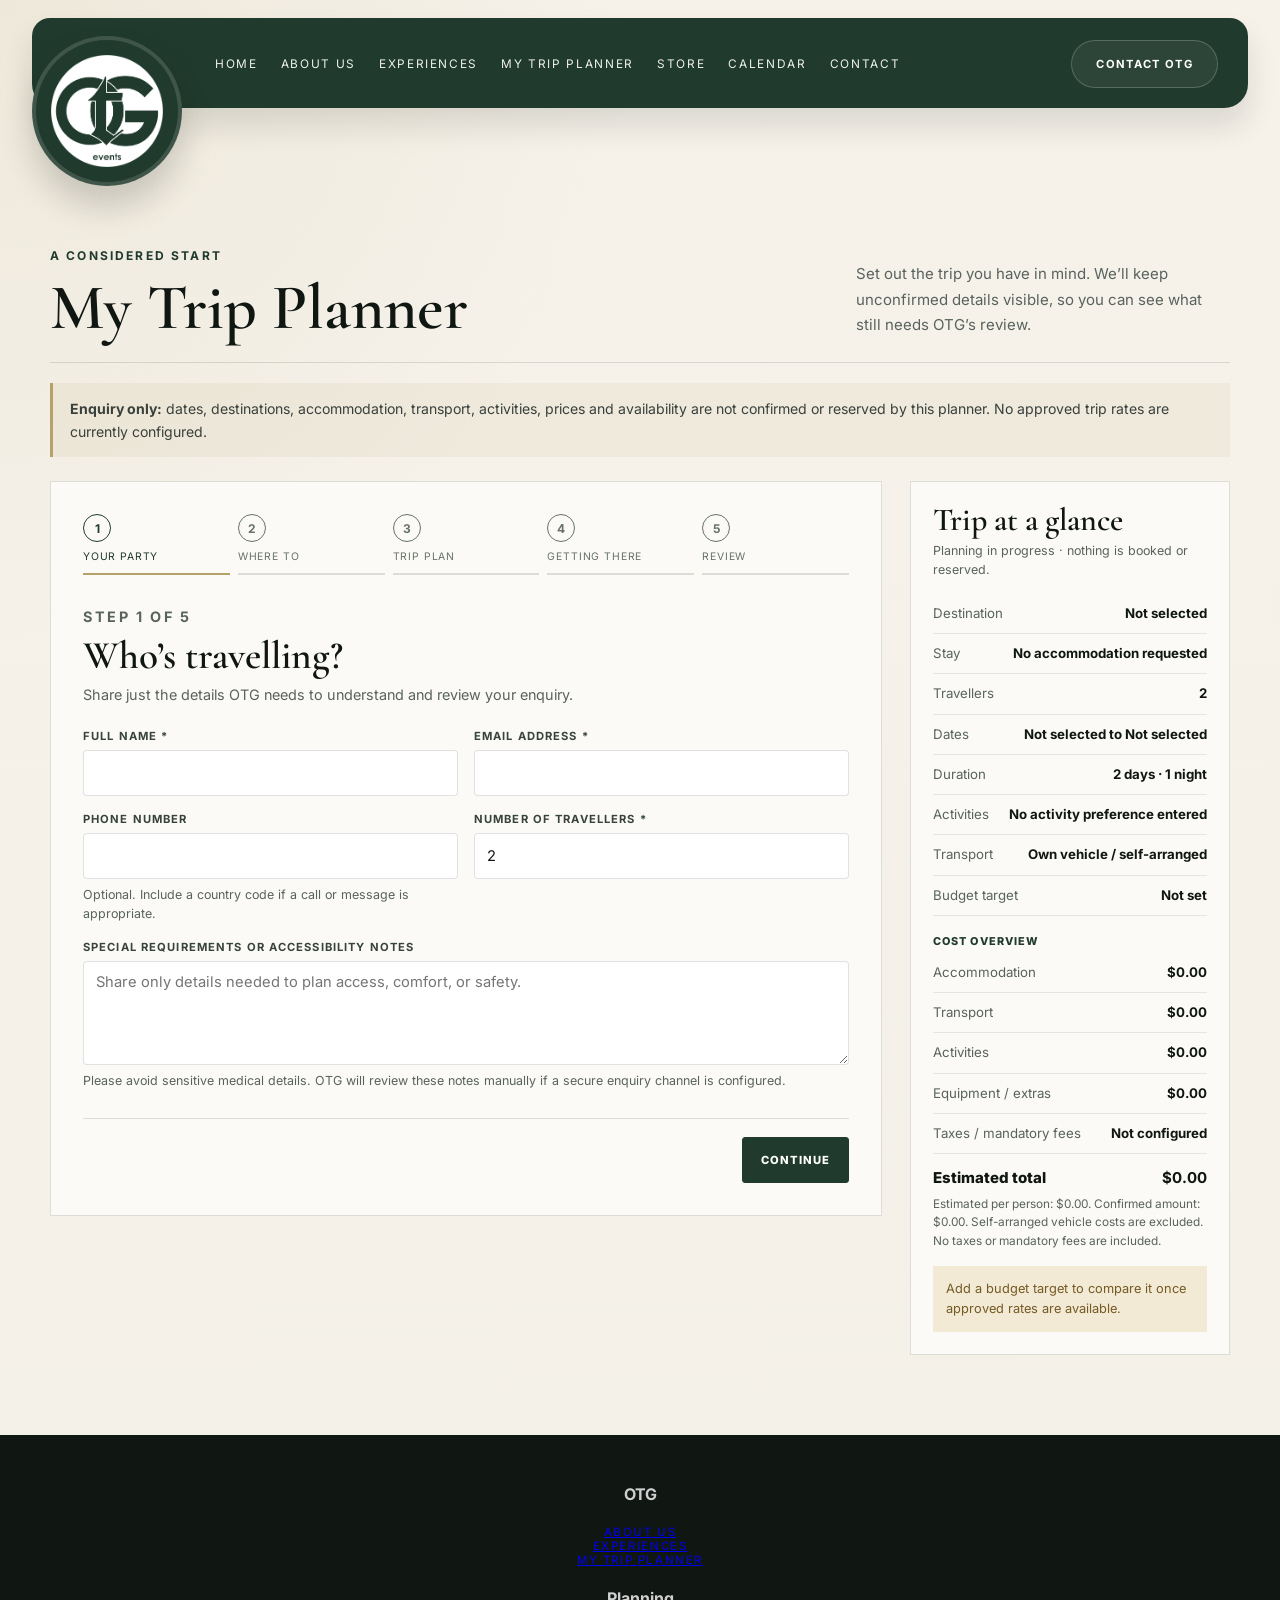
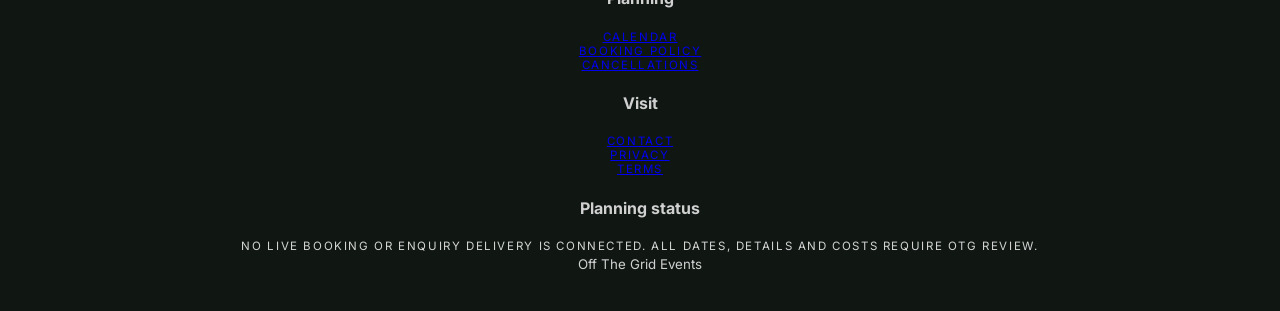
<file: trip-planner.html>
<!DOCTYPE html>
<html lang="en">
  <head>
    <meta charset="UTF-8" />
    <meta name="viewport" content="width=device-width, initial-scale=1.0" />
    <meta name="description" content="Shape a trip enquiry with Off The Grid Events. Plans, dates, accommodation and costs require confirmation before they can be booked." />
    <title>My Trip Planner | Off The Grid Events</title>
    <link rel="preconnect" href="https://fonts.googleapis.com" />
    <link rel="preconnect" href="https://fonts.gstatic.com" crossorigin />
    <link href="https://fonts.googleapis.com/css2?family=Cormorant+Garamond:wght@400;500;600;700&family=Inter:wght@400;500;600;700;800&display=swap" rel="stylesheet" />
    <link rel="stylesheet" href="styles.css" />
    <style>
      :root {
        --planner-paper: #fbfaf6;
        --planner-ink: #101713;
        --planner-muted: #59635d;
        --planner-line: rgba(16, 23, 19, 0.13);
        --planner-warning: #755a24;
        --planner-warning-bg: #f2ead5;
      }

      .planner-main {
        width: min(1180px, calc(100% - 48px));
        margin: 34px auto 80px;
      }

      .planner-intro {
        display: grid;
        grid-template-columns: minmax(0, 1fr) minmax(220px, 0.48fr);
        align-items: end;
        gap: 28px;
        padding: 18px 0 24px;
        border-bottom: 1px solid var(--planner-line);
      }

      .planner-intro h1 {
        max-width: 700px;
        margin: 0;
        color: var(--planner-ink);
        font: 600 clamp(2.8rem, 5vw, 4.8rem)/0.92 "Cormorant Garamond", serif;
      }

      .planner-intro p:last-child {
        margin: 0;
        color: var(--planner-muted);
        line-height: 1.7;
        font-size: 0.94rem;
      }

      .planner-disclosure {
        margin: 20px 0 24px;
        padding: 14px 17px;
        border-left: 3px solid var(--brass);
        background: rgba(183, 161, 106, 0.11);
        color: #3a403c;
        font-size: 0.88rem;
        line-height: 1.65;
      }

      .planner-layout {
        display: grid;
        grid-template-columns: minmax(0, 1fr) 320px;
        align-items: start;
        gap: 28px;
      }

      .planner-workspace,
      .planner-summary {
        min-width: 0;
        background: var(--planner-paper);
        border: 1px solid var(--planner-line);
      }

      .planner-workspace {
        padding: clamp(18px, 3vw, 32px);
      }

      .planner-summary {
        position: sticky;
        top: 20px;
        padding: 22px;
      }

      .step-progress {
        display: grid;
        grid-template-columns: repeat(5, minmax(0, 1fr));
        gap: 8px;
        margin-bottom: 30px;
      }

      .step-progress button {
        display: grid;
        gap: 8px;
        justify-items: start;
        padding: 0 0 10px;
        color: #68716b;
        border: 0;
        border-bottom: 2px solid var(--planner-line);
        background: transparent;
        text-align: left;
        cursor: pointer;
      }

      .step-progress button[aria-current="step"] {
        color: var(--forest-primary);
        border-color: var(--brass);
      }

      .step-number {
        display: grid;
        place-items: center;
        width: 28px;
        height: 28px;
        border: 1px solid currentColor;
        border-radius: 50%;
        font-size: 0.75rem;
        font-weight: 700;
      }

      .step-label {
        font-size: 0.65rem;
        line-height: 1.25;
        letter-spacing: 0.08em;
        text-transform: uppercase;
      }

      .planner-step[hidden] { display: none; }

      .step-heading {
        margin-bottom: 22px;
      }

      .step-heading .kicker { margin-bottom: 8px; }

      .step-heading h2 {
        margin: 0 0 8px;
        color: var(--planner-ink);
        font: 600 2.45rem/0.98 "Cormorant Garamond", serif;
      }

      .step-heading p {
        max-width: 680px;
        margin: 0;
        color: var(--planner-muted);
        font-size: 0.9rem;
        line-height: 1.65;
      }

      .field-grid {
        display: grid;
        grid-template-columns: repeat(2, minmax(0, 1fr));
        gap: 16px;
      }

      .field {
        display: grid;
        align-content: start;
        gap: 7px;
        min-width: 0;
      }

      .field.full { grid-column: 1 / -1; }

      .field label,
      .field-label {
        color: #37433c;
        font-size: 0.7rem;
        font-weight: 700;
        letter-spacing: 0.1em;
        text-transform: uppercase;
      }

      .field input,
      .field select,
      .field textarea {
        width: 100%;
        min-height: 46px;
        padding: 11px 12px;
        border: 1px solid var(--planner-line);
        border-radius: 4px;
        background: #fff;
        color: var(--planner-ink);
        font: inherit;
        font-size: 0.92rem;
      }

      .field textarea { min-height: 104px; resize: vertical; }
      .field input:focus,
      .field select:focus,
      .field textarea:focus { outline: 2px solid var(--brass); outline-offset: 2px; }
      .field [aria-invalid="true"] { border-color: #9c3d35; }

      .field-help {
        color: var(--planner-muted);
        font-size: 0.78rem;
        line-height: 1.5;
      }

      .field-error {
        display: none;
        color: #8a302b;
        font-size: 0.78rem;
        line-height: 1.45;
      }

      .field-error.is-visible { display: block; }

      .check-row {
        display: flex;
        align-items: flex-start;
        gap: 10px;
        min-height: 44px;
        color: #37433c;
        font-size: 0.88rem;
        line-height: 1.5;
      }

      .check-row input { width: 18px; height: 18px; flex: 0 0 auto; margin: 2px 0 0; accent-color: var(--forest-primary); }

      .choice-note,
      .empty-config,
      .inline-alert {
        padding: 13px 15px;
        border: 1px solid var(--planner-line);
        color: var(--planner-muted);
        background: rgba(243, 240, 232, 0.62);
        font-size: 0.84rem;
        line-height: 1.6;
      }

      .choice-note { margin: 16px 0 0; }
      .empty-config { margin-top: 12px; }
      .inline-alert { margin-top: 15px; border-left: 3px solid var(--brass); }

      .lodging-detail {
        display: none;
        margin-top: 14px;
        padding: 16px;
        border: 1px solid var(--planner-line);
        background: #fff;
      }

      .lodging-detail.is-visible { display: block; }
      .lodging-detail h3 { margin: 0 0 8px; font-size: 1rem; }
      .lodging-detail p { margin: 4px 0; color: var(--planner-muted); font-size: 0.84rem; line-height: 1.5; }

      .itinerary-list {
        display: grid;
        gap: 10px;
        margin-top: 14px;
      }

      .itinerary-day {
        display: grid;
        grid-template-columns: minmax(90px, 0.35fr) minmax(150px, 0.65fr) minmax(180px, 1fr);
        gap: 10px;
        align-items: center;
        padding: 12px;
        border: 1px solid var(--planner-line);
        background: #fff;
      }

      .itinerary-day strong { font-size: 0.8rem; }
      .itinerary-day select,
      .itinerary-day input {
        width: 100%;
        min-width: 0;
        min-height: 40px;
        padding: 8px;
        border: 1px solid var(--planner-line);
        border-radius: 3px;
        background: white;
        font: inherit;
        font-size: 0.82rem;
      }

      .activity-preference { margin-top: 18px; }

      .transport-followup[hidden] { display: none; }

      .cost-list,
      .summary-list {
        display: grid;
        gap: 0;
        margin: 0;
        padding: 0;
        list-style: none;
      }

      .cost-row,
      .summary-row {
        display: flex;
        justify-content: space-between;
        gap: 12px;
        padding: 10px 0;
        border-bottom: 1px solid rgba(16, 23, 19, 0.09);
        color: var(--planner-muted);
        font-size: 0.83rem;
        line-height: 1.45;
      }

      .cost-row strong,
      .summary-row strong { color: var(--planner-ink); text-align: right; }

      .summary-heading {
        margin: 0 0 6px;
        color: var(--planner-ink);
        font: 600 2rem/1 "Cormorant Garamond", serif;
      }

      .summary-status {
        margin: 0 0 14px;
        color: var(--planner-muted);
        font-size: 0.78rem;
        line-height: 1.5;
      }

      .summary-section-title {
        margin: 18px 0 5px;
        color: var(--forest-primary);
        font-size: 0.68rem;
        font-weight: 800;
        letter-spacing: 0.1em;
        text-transform: uppercase;
      }

      .summary-total {
        display: flex;
        justify-content: space-between;
        gap: 12px;
        padding: 14px 0 8px;
        color: var(--planner-ink);
        font-size: 0.94rem;
        font-weight: 800;
      }

      .summary-small {
        margin: 0;
        color: var(--planner-muted);
        font-size: 0.74rem;
        line-height: 1.55;
      }

      .budget-meter {
        margin-top: 16px;
        padding: 13px;
        background: var(--planner-warning-bg);
        color: var(--planner-warning);
        font-size: 0.8rem;
        line-height: 1.55;
      }

      .adjustment-list { margin: 10px 0 0; padding-left: 18px; }
      .adjustment-list li + li { margin-top: 6px; }

      .review-block {
        margin-top: 14px;
        padding: 16px;
        border: 1px solid var(--planner-line);
        background: white;
      }

      .review-block h3 {
        margin: 0 0 10px;
        color: var(--forest-primary);
        font-size: 0.69rem;
        letter-spacing: 0.1em;
        text-transform: uppercase;
      }

      .review-block p,
      .review-block li {
        color: #3d4841;
        font-size: 0.85rem;
        line-height: 1.6;
      }

      .review-block p { margin: 5px 0; }
      .review-block ul { margin: 6px 0 0; padding-left: 19px; }

      .step-actions {
        display: flex;
        justify-content: space-between;
        gap: 12px;
        margin-top: 28px;
        padding-top: 18px;
        border-top: 1px solid var(--planner-line);
      }

      .step-actions button {
        min-height: 46px;
        padding: 0 18px;
        border: 1px solid var(--forest-primary);
        border-radius: 3px;
        color: var(--forest-primary);
        background: transparent;
        font-size: 0.7rem;
        font-weight: 800;
        letter-spacing: 0.09em;
        text-transform: uppercase;
        cursor: pointer;
      }

      .step-actions button.primary {
        margin-left: auto;
        border-color: var(--forest-primary);
        color: white;
        background: var(--forest-primary);
      }

      .step-actions button[hidden] { display: none; }
      .step-actions button:disabled { opacity: 0.55; cursor: not-allowed; }
      .step-actions button:focus-visible,
      .step-progress button:focus-visible { outline: 2px solid var(--brass); outline-offset: 3px; }

      .send-status {
        display: none;
        margin-top: 18px;
        padding: 15px;
        border-left: 3px solid var(--brass);
        background: var(--planner-warning-bg);
        color: #4a3c20;
        font-size: 0.87rem;
        line-height: 1.6;
      }

      .send-status.is-visible { display: block; }

      .copy-button {
        min-height: 40px;
        margin-top: 12px;
        padding: 0 14px;
        border: 1px solid var(--forest-primary);
        border-radius: 3px;
        color: var(--forest-primary);
        background: transparent;
        font-weight: 700;
        cursor: pointer;
      }

      .privacy-note {
        margin-top: 15px;
        color: var(--planner-muted);
        font-size: 0.75rem;
        line-height: 1.6;
      }

      @media (max-width: 980px) {
        .planner-layout { grid-template-columns: 1fr; }
        .planner-summary { position: static; order: -1; }
      }

      @media (max-width: 680px) {
        .planner-main { width: min(100% - 28px, 560px); margin-top: 18px; }
        .planner-intro { grid-template-columns: 1fr; gap: 14px; }
        .planner-intro h1 { font-size: 3.25rem; }
        .planner-summary { padding: 18px; }
        .step-progress { gap: 5px; }
        .step-progress button { gap: 6px; }
        .step-label { font-size: 0.56rem; letter-spacing: 0.03em; }
        .step-number { width: 25px; height: 25px; }
        .field-grid { grid-template-columns: 1fr; }
        .field.full { grid-column: auto; }
        .itinerary-day { grid-template-columns: 1fr 1fr; }
        .itinerary-day input { grid-column: 1 / -1; }
        .step-actions { position: sticky; bottom: 0; z-index: 4; background: var(--planner-paper); }
        .step-actions button { padding: 0 12px; font-size: 0.62rem; }
      }

      @media (prefers-reduced-motion: reduce) {
        *, *::before, *::after { scroll-behavior: auto !important; transition-duration: 0.01ms !important; }
      }
    </style>
  </head>
  <body>
    <div class="page-shell">
      <header class="topbar">
        <div class="header-inner">
          <nav class="site-nav" aria-label="Main navigation">
            <a href="./index.html#home">Home</a>
            <a href="./about-us.html">About Us</a>
            <a href="./experiences.html">Experiences</a>
            <a href="./trip-planner.html" aria-current="page">My Trip Planner</a>
            <a href="./store.html">Store</a>
            <a href="./calendar.html">Calendar</a>
            <a href="./contact.html">Contact</a>
          </nav>
          <a class="button button-ghost header-button" href="./contact.html">Contact OTG</a>
        </div>
        <div class="brand" aria-label="Off The Grid Events logo">
          <img class="brand-logo" src="logos/otg white.png" alt="Off The Grid Events logo" />
        </div>
      </header>

      <main class="planner-main">
        <header class="planner-intro">
          <div>
            <p class="kicker">A considered start</p>
            <h1>My Trip Planner</h1>
          </div>
          <p>Set out the trip you have in mind. We’ll keep unconfirmed details visible, so you can see what still needs OTG’s review.</p>
        </header>

        <p class="planner-disclosure"><strong>Enquiry only:</strong> dates, destinations, accommodation, transport, activities, prices and availability are not confirmed or reserved by this planner. No approved trip rates are currently configured.</p>

        <div class="planner-layout">
          <section class="planner-workspace" aria-label="Trip planning steps">
            <nav class="step-progress" aria-label="Planner progress">
              <button type="button" data-go-step="0" aria-current="step"><span class="step-number">1</span><span class="step-label">Your party</span></button>
              <button type="button" data-go-step="1"><span class="step-number">2</span><span class="step-label">Where to</span></button>
              <button type="button" data-go-step="2"><span class="step-number">3</span><span class="step-label">Trip plan</span></button>
              <button type="button" data-go-step="3"><span class="step-number">4</span><span class="step-label">Getting there</span></button>
              <button type="button" data-go-step="4"><span class="step-number">5</span><span class="step-label">Review</span></button>
            </nav>

            <form id="planner-form" novalidate>
              <section class="planner-step" data-step="0" aria-labelledby="step-party-title">
                <div class="step-heading">
                  <p class="kicker">Step 1 of 5</p>
                  <h2 id="step-party-title" tabindex="-1">Who’s travelling?</h2>
                  <p>Share just the details OTG needs to understand and review your enquiry.</p>
                </div>
                <div class="field-grid">
                  <div class="field">
                    <label for="traveller-name">Full name *</label>
                    <input id="traveller-name" name="name" autocomplete="name" required minlength="2" aria-describedby="name-error" />
                    <span class="field-error" id="name-error">Enter your name so OTG can identify the enquiry.</span>
                  </div>
                  <div class="field">
                    <label for="traveller-email">Email address *</label>
                    <input id="traveller-email" name="email" type="email" autocomplete="email" required aria-describedby="email-error" />
                    <span class="field-error" id="email-error">Enter a valid email address.</span>
                  </div>
                  <div class="field">
                    <label for="traveller-phone">Phone number</label>
                    <input id="traveller-phone" name="phone" type="tel" autocomplete="tel" />
                    <span class="field-help">Optional. Include a country code if a call or message is appropriate.</span>
                  </div>
                  <div class="field">
                    <label for="traveller-count">Number of travellers *</label>
                    <input id="traveller-count" name="travellers" type="number" min="1" max="99" value="2" required aria-describedby="travellers-error" />
                    <span class="field-error" id="travellers-error">Enter a number from 1 to 99.</span>
                  </div>
                  <div class="field full">
                    <label for="special-requirements">Special requirements or accessibility notes</label>
                    <textarea id="special-requirements" name="requirements" maxlength="1200" placeholder="Share only details needed to plan access, comfort, or safety."></textarea>
                    <span class="field-help">Please avoid sensitive medical details. OTG will review these notes manually if a secure enquiry channel is configured.</span>
                  </div>
                </div>
              </section>

              <section class="planner-step" data-step="1" aria-labelledby="step-place-title" hidden>
                <div class="step-heading">
                  <p class="kicker">Step 2 of 5</p>
                  <h2 id="step-place-title" tabindex="-1">Where would you like to go?</h2>
                  <p>Only destinations already named in OTG’s project data are listed. They remain draft concepts and require confirmation.</p>
                </div>
                <div class="field-grid">
                  <div class="field">
                    <label for="region-select">Region *</label>
                    <select id="region-select" required aria-describedby="region-help">
                      <option value="">Choose a region</option>
                    </select>
                    <span class="field-help" id="region-help">Region mapping has not been approved by OTG.</span>
                  </div>
                  <div class="field">
                    <label for="destination-select">Destination *</label>
                    <select id="destination-select" required disabled aria-describedby="destination-help">
                      <option value="">Choose a region first</option>
                    </select>
                    <span class="field-help" id="destination-help">Every listed destination is an unconfirmed draft lead.</span>
                  </div>
                  <div class="field full">
                    <label for="accommodation-select">Accommodation</label>
                    <select id="accommodation-select">
                      <option value="none">No accommodation required</option>
                      <option value="help">Help me choose · pending OTG review</option>
                    </select>
                    <span class="field-help">No verified lodge, capacity, facilities, location details, or approved accommodation prices are configured yet.</span>
                  </div>
                </div>
                <div id="destination-detail" class="lodging-detail" aria-live="polite"></div>
                <p class="choice-note">Selecting a draft destination records interest only. It does not confirm that OTG serves the location or that an event or stay is available.</p>
              </section>

              <section class="planner-step" data-step="2" aria-labelledby="step-plan-title" hidden>
                <div class="step-heading">
                  <p class="kicker">Step 3 of 5</p>
                  <h2 id="step-plan-title" tabindex="-1">Set the pace</h2>
                  <p>Choose your preferred date window and sketch a loose rhythm. You can revise each day later.</p>
                </div>
                <div class="field-grid">
                  <div class="field">
                    <label for="arrival-date">Preferred arrival date *</label>
                    <input id="arrival-date" name="arrival" type="date" required aria-describedby="date-error" />
                  </div>
                  <div class="field">
                    <label for="departure-date">Preferred departure date *</label>
                    <input id="departure-date" name="departure" type="date" required aria-describedby="date-error" />
                  </div>
                  <div class="field">
                    <label for="trip-nights">Number of nights *</label>
                    <input id="trip-nights" name="nights" type="number" min="0" max="90" value="1" required aria-describedby="date-error" />
                    <span class="field-help">Dates update nights automatically; changing nights updates the departure date.</span>
                  </div>
                  <div class="field">
                    <span class="field-label">Date flexibility</span>
                    <label class="check-row" for="flexible-dates"><input id="flexible-dates" name="flexible" type="checkbox" /> My dates are flexible</label>
                  </div>
                  <div class="field full">
                    <span id="date-error" class="field-error" role="alert">Choose valid dates. Departure cannot be earlier than arrival.</span>
                  </div>
                  <div class="field full">
                    <span class="field-label">Activities to request</span>
                    <div id="activity-options" class="empty-config">No verified activities are configured. OTG has not approved any activities, durations, requirements, availability, or rates for this planner.</div>
                  </div>
                  <div class="field full">
                    <label for="activity-preference">Activities or experiences you’d like OTG to explore</label>
                    <textarea id="activity-preference" maxlength="1000" placeholder="There are no approved activities configured yet. Describe an idea for OTG to review."></textarea>
                    <span class="field-help">This is a preference, not a confirmed offering. Activity rates, duration, age/safety requirements and availability are not configured.</span>
                  </div>
                </div>
                <div class="field" style="margin-top: 20px;">
                  <span class="field-label">Optional day-by-day outline</span>
                  <span class="field-help">Mark rest and free-time days, or add notes for each day. This is a planning preference only.</span>
                </div>
                <div id="itinerary-list" class="itinerary-list"></div>
              </section>

              <section class="planner-step" data-step="3" aria-labelledby="step-transport-title" hidden>
                <div class="step-heading">
                  <p class="kicker">Step 4 of 5</p>
                  <h2 id="step-transport-title" tabindex="-1">Getting there, and budget</h2>
                  <p>Transport choices distinguish self-arranged travel from a request for OTG support. No transport rate or tax rule is currently approved.</p>
                </div>
                <div class="field-grid">
                  <div class="field full">
                    <label for="transport-select">Transport preference</label>
                    <select id="transport-select"></select>
                  </div>
                  <div class="field full transport-followup" id="pickup-field" hidden>
                    <label for="pickup-location">Pickup location or transport notes *</label>
                    <input id="pickup-location" maxlength="300" placeholder="Town, landmark, or route details" aria-describedby="pickup-error" />
                    <span class="field-error" id="pickup-error">Add a pickup location or route preference.</span>
                  </div>
                  <div class="field">
                    <label for="budget-target">Target budget</label>
                    <input id="budget-target" type="number" min="0" step="0.01" inputmode="decimal" placeholder="Optional" />
                    <span class="field-help">Currency: USD, following the existing OTG event data convention. A target is not a quote.</span>
                  </div>
                  <div class="field">
                    <span class="field-label">Additional gear</span>
                    <label class="check-row" for="gear-request"><input id="gear-request" type="checkbox" /> Ask OTG to review gear or equipment</label>
                    <span class="field-help">The existing store catalogue has no approved prices or availability.</span>
                  </div>
                </div>
                <div class="inline-alert">All current trip rates are pending approval. This planner will not infer prices, taxes, fees, availability, or transport calculation rules.</div>
                <div class="review-block" aria-live="polite">
                  <h3>Current cost review</h3>
                  <div id="cost-breakdown"></div>
                  <div id="budget-review" class="budget-meter">Add a budget target to compare it once approved rates are available.</div>
                  <div id="adjustment-review" class="summary-small"></div>
                </div>
              </section>

              <section class="planner-step" data-step="4" aria-labelledby="step-review-title" hidden>
                <div class="step-heading">
                  <p class="kicker">Step 5 of 5</p>
                  <h2 id="step-review-title" tabindex="-1">Review your trip enquiry</h2>
                  <p>Check your selections and outstanding details. You can return to any step without losing entries in this browser session.</p>
                </div>
                <div id="final-review"></div>
                <p class="privacy-note">Your details are held only in this page’s current browser memory. This site does not save them to local storage, send them to a server, or reserve anything. Avoid including sensitive personal or medical information.</p>
                <div id="send-status" class="send-status" role="status" aria-live="polite" aria-atomic="true"></div>
                <button id="copy-summary" class="copy-button" type="button" hidden>Copy enquiry summary</button>
              </section>

              <div id="planner-status" class="field-error" role="alert" aria-live="polite"></div>
              <div class="step-actions">
                <button id="previous-step" type="button" hidden>Back</button>
                <button id="next-step" class="primary" type="button">Continue</button>
                <button id="send-enquiry" class="primary" type="button" hidden>Send Trip Enquiry</button>
              </div>
            </form>
          </section>

          <aside class="planner-summary" aria-labelledby="summary-title">
            <h2 id="summary-title" class="summary-heading">Trip at a glance</h2>
            <p class="summary-status" id="summary-status">Planning in progress · nothing is booked or reserved.</p>
            <div id="live-summary"></div>
            <p class="summary-section-title">Cost overview</p>
            <ul id="live-costs" class="cost-list"></ul>
            <div class="summary-total"><span>Estimated total</span><strong id="live-total">Pending</strong></div>
            <p class="summary-small" id="live-cost-note">No approved rates are configured. Confirmed amount: USD 0.00. Final cost remains pending.</p>
            <div id="live-budget" class="budget-meter">Budget comparison awaits a target and approved prices.</div>
          </aside>
        </div>
      </main>

      <footer class="site-footer">
        <div class="site-footer-inner">
          <div><h4>OTG</h4><p><a href="./about-us.html">About us</a></p><p><a href="./experiences.html">Experiences</a></p><p><a href="./trip-planner.html">My Trip Planner</a></p></div>
          <div><h4>Planning</h4><p><a href="./calendar.html">Calendar</a></p><p><a href="./booking-policy.html">Booking policy</a></p><p><a href="./cancellation-refund.html">Cancellations</a></p></div>
          <div><h4>Visit</h4><p><a href="./contact.html">Contact</a></p><p><a href="./privacy.html">Privacy</a></p><p><a href="./terms.html">Terms</a></p></div>
          <div><h4>Planning status</h4><p>No live booking or enquiry delivery is connected. All dates, details and costs require OTG review.</p><small>Off The Grid Events</small></div>
        </div>
      </footer>
    </div>

    <script src="trip-planner-data.js"></script>
    <script>
      (function () {
        const data = window.otgTripPlannerData;
        const calculator = window.otgTripPlannerCalculator;
        const form = document.getElementById("planner-form");
        const steps = Array.from(document.querySelectorAll(".planner-step"));
        const progressButtons = Array.from(document.querySelectorAll("[data-go-step]"));
        const regionSelect = document.getElementById("region-select");
        const destinationSelect = document.getElementById("destination-select");
        const accommodationSelect = document.getElementById("accommodation-select");
        const transportSelect = document.getElementById("transport-select");
        const arrivalInput = document.getElementById("arrival-date");
        const departureInput = document.getElementById("departure-date");
        const nightsInput = document.getElementById("trip-nights");
        const itineraryList = document.getElementById("itinerary-list");
        const pickupField = document.getElementById("pickup-field");
        const pickupInput = document.getElementById("pickup-location");
        const plannerStatus = document.getElementById("planner-status");
        let currentStep = 0;
        let itinerarySignature = "";
        let finalSummaryText = "";

        function formatMoney(amount) {
          return new Intl.NumberFormat("en-US", { style: "currency", currency: data.currency }).format(amount);
        }

        function escapeHtml(value) {
          return String(value || "").replace(/[&<>"']/g, (character) => ({ "&": "&amp;", "<": "&lt;", ">": "&gt;", "\"": "&quot;", "'": "&#39;" }[character]));
        }

        function getSelectedRegion() {
          return data.regions.find((region) => region.id === regionSelect.value) || null;
        }

        function getSelectedDestination() {
          const region = getSelectedRegion();
          return region ? region.destinations.find((destination) => destination.id === destinationSelect.value) || null : null;
        }

        function getSelectedAccommodation() {
          return data.accommodations.find((item) => item.id === accommodationSelect.value) || null;
        }

        function getSelectedTransport() {
          return data.transportOptions.find((item) => item.id === transportSelect.value) || null;
        }

        function selectedLineItems() {
          const items = [];
          const destination = getSelectedDestination();
          const accommodation = getSelectedAccommodation();
          const transport = getSelectedTransport();
          if (destination) items.push({ name: `Destination review: ${destination.name}`, rate: destination.rate });
          if (accommodation) items.push({ name: `Accommodation: ${accommodation.name}`, rate: accommodation.rate });
          if (accommodationSelect.value === "help") items.push({ name: "Accommodation selection assistance", rate: { approved: false } });
          document.querySelectorAll("[data-activity-id]:checked").forEach((checkbox) => {
            const activity = data.activities.find((item) => item.id === checkbox.value);
            if (activity) items.push({ name: `Activity: ${activity.name}`, rate: activity.rate });
          });
          const activity = document.getElementById("activity-preference").value.trim();
          if (activity) items.push({ name: "Requested activity preference", rate: { approved: false } });
          if (transport && transport.rate) items.push({ name: `Transport request: ${transport.name}`, rate: transport.rate });
          if (document.getElementById("gear-request").checked) items.push({ name: "Equipment review request", rate: { approved: false } });
          return items;
        }

        function getContext() {
          const travellers = Number(document.getElementById("traveller-count").value);
          const nights = Number(nightsInput.value);
          return {
            travellers: Number.isFinite(travellers) ? travellers : undefined,
            nights: Number.isFinite(nights) ? nights : undefined,
            vehicles: undefined,
            trips: 1,
            distanceKm: undefined
          };
        }

        function getCostSummary() {
          const lines = selectedLineItems();
          const summary = calculator.summarizeLines(lines, getContext());
          const transport = getSelectedTransport();
          return { ...summary, transportExcluded: Boolean(transport && transport.id === "own-vehicle") };
        }

        function updateRegionOptions() {
          const previousRegion = regionSelect.value;
          regionSelect.innerHTML = '<option value="">Choose a region</option>' + data.regions.map((region) => `<option value="${escapeHtml(region.id)}">${escapeHtml(region.name)}</option>`).join("");
          regionSelect.value = previousRegion;
          updateDestinationOptions(true);
        }

        function updateDestinationOptions(preserveSelection) {
          const region = getSelectedRegion();
          const previousDestination = preserveSelection ? destinationSelect.value : "";
          destinationSelect.disabled = !region;
          destinationSelect.innerHTML = region
            ? '<option value="">Choose a destination</option>' + region.destinations.map((destination) => `<option value="${escapeHtml(destination.id)}">${escapeHtml(destination.name)} · ${escapeHtml(destination.status)}</option>`).join("")
            : '<option value="">Choose a region first</option>';
          if (region && preserveSelection && region.destinations.some((destination) => destination.id === previousDestination)) {
            destinationSelect.value = previousDestination;
          }
          if (!region || destinationSelect.value !== previousDestination) destinationSelect.value = "";
          updateDestinationDetail();
          updateAll();
        }

        function updateDestinationDetail() {
          const destination = getSelectedDestination();
          const detail = document.getElementById("destination-detail");
          if (!destination) {
            detail.classList.remove("is-visible");
            detail.innerHTML = "";
            return;
          }
          detail.innerHTML = `<h3>${escapeHtml(destination.name)}</h3><p>${escapeHtml(destination.status)}</p><p>${escapeHtml(destination.description)}</p><p>Rate: pending approval · availability: unconfirmed</p>`;
          detail.classList.add("is-visible");
        }

        function updateAccommodationOptions() {
          const destination = getSelectedDestination();
          const matchingOptions = destination
            ? data.accommodations.filter((item) => item.destinationId === destination.id)
            : [];
          const selection = accommodationSelect.value;
          accommodationSelect.innerHTML = '<option value="none">No accommodation required</option><option value="help">Help me choose · pending OTG review</option>' + data.accommodations.map((item) => `<option value="${escapeHtml(item.id)}">${escapeHtml(item.name)} · ${escapeHtml(item.status || "Details pending")}</option>`).join("");
          Array.from(accommodationSelect.options).forEach((option) => {
            if (option.value && option.value !== "none" && option.value !== "help" && !matchingOptions.some((item) => item.id === option.value)) option.remove();
          });
          accommodationSelect.value = matchingOptions.some((item) => item.id === selection) || selection === "help" ? selection : "none";
        }

        function updateActivityOptions() {
          const destination = getSelectedDestination();
          const selectedIds = new Set(Array.from(document.querySelectorAll("[data-activity-id]:checked"), (checkbox) => checkbox.value));
          const options = destination
            ? data.activities.filter((item) => Array.isArray(item.destinationIds) && item.destinationIds.includes(destination.id))
            : [];
          const container = document.getElementById("activity-options");
          if (!options.length) {
            container.className = "empty-config";
            container.textContent = "No verified activities are configured for this destination. Describe an idea below for OTG to review; it is not a confirmed offering.";
            return;
          }
          container.className = "field-grid";
          container.innerHTML = options.map((activity) => {
            const rate = activity.rate && activity.rate.approved && Number.isFinite(activity.rate.amount)
              ? `${formatMoney(activity.rate.amount)} · ${escapeHtml(activity.rate.basis || "pricing basis pending")}`
              : "Cost pending approval";
            const status = activity.status || (activity.approved ? "Availability unconfirmed" : "Draft · confirmation required");
            return `<label class="check-row"><input type="checkbox" data-activity-id="${escapeHtml(activity.id)}" value="${escapeHtml(activity.id)}" ${selectedIds.has(activity.id) ? "checked" : ""} /><span><strong>${escapeHtml(activity.name)}</strong><br />${escapeHtml(activity.description || "Details pending") }<br /><small>Duration: ${escapeHtml(activity.duration || "Not confirmed")} · Requirements: ${escapeHtml(activity.requirements || "Not confirmed")} · ${escapeHtml(rate)} · ${escapeHtml(status)}</small></span></label>`;
          }).join("");
        }

        function updateTransportOptions() {
          transportSelect.innerHTML = data.transportOptions.map((item) => `<option value="${escapeHtml(item.id)}">${escapeHtml(item.name)}</option>`).join("");
          updateTransportFollowup();
        }

        function updateTransportFollowup() {
          const requiresPickup = transportSelect.value === "ask-otg-transport";
          pickupField.hidden = !requiresPickup;
          pickupInput.required = requiresPickup;
          if (!requiresPickup) {
            pickupInput.removeAttribute("aria-invalid");
            document.getElementById("pickup-error").classList.remove("is-visible");
          }
        }

        function parseDate(value) {
          if (!value) return null;
          const date = new Date(`${value}T00:00:00`);
          return Number.isNaN(date.getTime()) ? null : date;
        }

        function dayDifference(start, end) {
          return Math.round((end.getTime() - start.getTime()) / 86400000);
        }

        function toDateInputValue(date) {
          const year = date.getFullYear();
          const month = String(date.getMonth() + 1).padStart(2, "0");
          const day = String(date.getDate()).padStart(2, "0");
          return `${year}-${month}-${day}`;
        }

        function updateDatesFromNights() {
          const arrival = parseDate(arrivalInput.value);
          const nights = Number(nightsInput.value);
          if (arrival && Number.isInteger(nights) && nights >= 0) {
            const departure = new Date(arrival);
            departure.setDate(departure.getDate() + nights);
            departureInput.value = toDateInputValue(departure);
          }
          validateDates(false);
          renderItinerary();
          updateAll();
        }

        function updateNightsFromDates() {
          const arrival = parseDate(arrivalInput.value);
          const departure = parseDate(departureInput.value);
          if (arrival && departure && departure >= arrival) {
            nightsInput.value = String(dayDifference(arrival, departure));
          }
          validateDates(false);
          renderItinerary();
          updateAll();
        }

        function validateDates(show) {
          const arrival = parseDate(arrivalInput.value);
          const departure = parseDate(departureInput.value);
          const nights = Number(nightsInput.value);
          const valid = Boolean(arrival && departure && departure >= arrival && Number.isInteger(nights) && nights >= 0 && nights <= 90 && dayDifference(arrival, departure) === nights);
          const error = document.getElementById("date-error");
          error.classList.toggle("is-visible", show && !valid);
          arrivalInput.setAttribute("aria-invalid", String(show && !valid && !arrival));
          departureInput.setAttribute("aria-invalid", String(show && !valid && (!departure || (arrival && departure < arrival))));
          nightsInput.setAttribute("aria-invalid", String(show && !valid));
          return valid;
        }

        function renderItinerary() {
          const nights = Number(nightsInput.value);
          const days = Number.isInteger(nights) && nights >= 0 && nights <= 90 ? nights + 1 : 0;
          const signature = `${days}:${itineraryList.querySelectorAll(".itinerary-day").length}`;
          if (signature === itinerarySignature) return;
          const previous = Array.from(itineraryList.querySelectorAll(".itinerary-day")).map((row) => ({
            pace: row.querySelector("select").value,
            note: row.querySelector("input").value
          }));
          itinerarySignature = signature;
          itineraryList.innerHTML = Array.from({ length: days }, (_, index) => {
            const saved = previous[index] || {};
            const defaultPace = index === 0 || index === days - 1 ? "travel" : "open";
            return `<div class="itinerary-day"><strong>Day ${index + 1}${index === 0 ? " · arrival" : index === days - 1 ? " · departure" : ""}</strong><select aria-label="Day ${index + 1} pace"><option value="open" ${saved.pace === "open" || !saved.pace ? "selected" : ""}>Open / undecided</option><option value="rest" ${saved.pace === "rest" ? "selected" : ""}>Rest day</option><option value="free" ${saved.pace === "free" ? "selected" : ""}>Free time</option><option value="travel" ${saved.pace === "travel" || (!saved.pace && defaultPace === "travel") ? "selected" : ""}>Travel day</option></select><input type="text" maxlength="180" aria-label="Day ${index + 1} notes" placeholder="Optional note" value="${escapeHtml(saved.note)}" /></div>`;
          }).join("");
        }

        function itineraryText() {
          return Array.from(itineraryList.querySelectorAll(".itinerary-day")).map((row, index) => {
            const pace = row.querySelector("select").selectedOptions[0].textContent;
            const note = row.querySelector("input").value.trim();
            return `Day ${index + 1}: ${pace}${note ? ` — ${note}` : ""}`;
          });
        }

        function formatDate(value) {
          const date = parseDate(value);
          return date ? new Intl.DateTimeFormat("en", { dateStyle: "medium" }).format(date) : "Not selected";
        }

        function costRows(summary) {
          const categories = [
            ["Accommodation", accommodationSelect.value === "none" ? [] : summary.lines.filter((line) => line.name.startsWith("Accommodation"))],
            ["Transport", summary.lines.filter((line) => line.name.startsWith("Transport"))],
            ["Activities", summary.lines.filter((line) => line.name.startsWith("Activity:") || line.name.startsWith("Requested activity"))],
            ["Equipment / extras", summary.lines.filter((line) => line.name.startsWith("Equipment"))]
          ];
          return categories.map(([label, lines]) => {
            const confirmed = lines.filter((line) => line.status === "confirmed").reduce((total, line) => total + line.amount, 0);
            const pending = lines.some((line) => line.status !== "confirmed");
            return `<li class="cost-row"><span>${label}</span><strong>${pending ? `Pending · confirmed ${formatMoney(confirmed)}` : formatMoney(confirmed)}</strong></li>`;
          }).join("") + `<li class="cost-row"><span>Taxes / mandatory fees</span><strong>Not configured</strong></li>`;
        }

        function budgetMessage(summary) {
          const target = Number(document.getElementById("budget-target").value);
          if (!Number.isFinite(target) || target <= 0) return "Add a budget target to compare it once approved rates are available.";
          if (summary.estimatedTotal === null) return `Target: ${formatMoney(target)}. Remaining budget cannot be calculated until outstanding prices and availability are confirmed.`;
          const remaining = target - summary.estimatedTotal;
          return remaining >= 0 ? `${formatMoney(remaining)} remains under your target.` : `${formatMoney(Math.abs(remaining))} over your target.`;
        }

        function adjustmentMessage(summary) {
          if (summary.estimatedTotal === null) return "No cost-saving changes are suggested while rates are unapproved. Your choices remain unchanged; OTG can compare alternatives after confirming options and prices.";
          const target = Number(document.getElementById("budget-target").value);
          if (!Number.isFinite(target) || target <= 0 || summary.estimatedTotal <= target) return "No budget adjustment is needed based on the currently configured prices.";
          return "The configured catalogue has no verified lower-cost alternative to suggest. Consider discussing trip length or options with OTG; nothing has been changed.";
        }

        function updateSummary() {
          const destination = getSelectedDestination();
          const accommodation = getSelectedAccommodation();
          const transport = getSelectedTransport();
          const travellerCount = document.getElementById("traveller-count").value || "Not set";
          const arrival = formatDate(arrivalInput.value);
          const departure = formatDate(departureInput.value);
          const nights = Number(nightsInput.value);
          const duration = Number.isInteger(nights) && nights >= 0 ? `${nights + 1} day${nights === 0 ? "" : "s"} · ${nights} night${nights === 1 ? "" : "s"}` : "Not set";
          const activity = document.getElementById("activity-preference").value.trim();
          const summary = getCostSummary();
          const budgetTarget = Number(document.getElementById("budget-target").value);
          const summaryItems = [
            ["Destination", destination ? `${destination.name} · unconfirmed` : "Not selected"],
            ["Stay", accommodation ? `${accommodation.name} · details pending` : accommodationSelect.value === "help" ? "Help me choose · pending" : "No accommodation requested"],
            ["Travellers", travellerCount],
            ["Dates", `${arrival} to ${departure}${document.getElementById("flexible-dates").checked ? " · flexible" : ""}`],
            ["Duration", duration],
            ["Activities", activity ? `${activity} · preference only` : "No activity preference entered"],
            ["Transport", transport ? transport.name : "Not selected"],
            ["Budget target", Number.isFinite(budgetTarget) && budgetTarget > 0 ? formatMoney(budgetTarget) : "Not set"]
          ];
          document.getElementById("live-summary").innerHTML = `<ul class="summary-list">${summaryItems.map(([label, value]) => `<li class="summary-row"><span>${escapeHtml(label)}</span><strong>${escapeHtml(value)}</strong></li>`).join("")}</ul>`;
          document.getElementById("live-costs").innerHTML = costRows(summary);
          document.getElementById("live-total").textContent = summary.estimatedTotal === null ? "Pending" : formatMoney(summary.estimatedTotal);
          const confirmedPerPerson = summary.estimatedTotal === null ? "Pending" : formatMoney(summary.estimatedTotal / Math.max(1, Number(travellerCount) || 1));
          const pendingText = summary.pending.length ? ` ${summary.pending.length} selected item${summary.pending.length === 1 ? "" : "s"} need approved pricing.` : "";
          document.getElementById("live-cost-note").textContent = `Estimated per person: ${confirmedPerPerson}. Confirmed amount: ${formatMoney(summary.confirmedSubtotal)}.${summary.transportExcluded ? " Self-arranged vehicle costs are excluded." : ""}${pendingText} No taxes or mandatory fees are included.`;
          document.getElementById("live-budget").textContent = budgetMessage(summary);
          document.getElementById("budget-review").textContent = budgetMessage(summary);
          document.getElementById("adjustment-review").textContent = adjustmentMessage(summary);
          document.getElementById("cost-breakdown").innerHTML = `<ul class="cost-list">${costRows(summary)}</ul><p class="summary-small">Confirmed subtotal: ${formatMoney(summary.confirmedSubtotal)} · Estimated trip total: ${summary.estimatedTotal === null ? "Pending review" : formatMoney(summary.estimatedTotal)} · Estimated per person: ${confirmedPerPerson}</p>`;
        }

        function reviewContent() {
          const destination = getSelectedDestination();
          const accommodation = getSelectedAccommodation();
          const transport = getSelectedTransport();
          const summary = getCostSummary();
          const travellerName = document.getElementById("traveller-name").value.trim();
          const email = document.getElementById("traveller-email").value.trim();
          const activity = document.getElementById("activity-preference").value.trim();
          const days = itineraryText();
          const rows = [
            ["Traveller", travellerName || "Not provided"],
            ["Email", email || "Not provided"],
            ["Phone", document.getElementById("traveller-phone").value.trim() || "Not provided"],
            ["Group size", document.getElementById("traveller-count").value],
            ["Destination", destination ? `${destination.name} · ${destination.status}` : "Not selected"],
            ["Accommodation", accommodation ? `${accommodation.name} · pending confirmation` : accommodationSelect.value === "help" ? "Help me choose · pending" : "No accommodation required"],
            ["Dates", `${formatDate(arrivalInput.value)} to ${formatDate(departureInput.value)}${document.getElementById("flexible-dates").checked ? " · flexible" : ""}`],
            ["Duration", `${Number(nightsInput.value) + 1} days · ${nightsInput.value} nights`],
            ["Transport", transport ? `${transport.name} · ${transport.status}` : "Not selected"],
            ["Pickup / route", pickupInput.value.trim() || "Not provided"],
            ["Activities preference", activity || "None provided · no approved activities configured"],
            ["Equipment request", document.getElementById("gear-request").checked ? "Ask OTG to review · pricing pending" : "None"],
            ["Budget target", Number(document.getElementById("budget-target").value) > 0 ? formatMoney(Number(document.getElementById("budget-target").value)) : "Not set"],
            ["Cost status", `${summary.estimatedTotal === null ? "Pending pricing and review" : formatMoney(summary.estimatedTotal)} · confirmed subtotal ${formatMoney(summary.confirmedSubtotal)}`],
            ["Special requirements", document.getElementById("special-requirements").value.trim() || "None provided"]
          ];
          const itinerary = days.some((line) => !line.includes("Open / undecided")) ? `<div class="review-block"><h3>Day-by-day outline · preference only</h3><ul>${days.map((line) => `<li>${escapeHtml(line)}</li>`).join("")}</ul></div>` : "";
          return `<div class="review-block"><h3>Trip details</h3>${rows.map(([label, value]) => `<p><strong>${escapeHtml(label)}:</strong> ${escapeHtml(value)}</p>`).join("")}</div>${itinerary}<div class="review-block"><h3>Still requires OTG confirmation</h3><p>Destination and region mapping, dates, accommodation and facilities, activity offering and requirements, transport arrangements, rates, taxes or fees, and availability. No reservation is made.</p></div>`;
        }

        function toPlainSummary() {
          const destination = getSelectedDestination();
          const accommodation = getSelectedAccommodation();
          const transport = getSelectedTransport();
          const summary = getCostSummary();
          return [
            "OFF THE GRID EVENTS · TRIP ENQUIRY (NOT SENT)",
            `Name: ${document.getElementById("traveller-name").value.trim()}`,
            `Email: ${document.getElementById("traveller-email").value.trim()}`,
            `Phone: ${document.getElementById("traveller-phone").value.trim() || "Not provided"}`,
            `Travellers: ${document.getElementById("traveller-count").value}`,
            `Destination: ${destination ? `${destination.name} (${destination.status})` : "Not selected"}`,
            `Accommodation: ${accommodation ? `${accommodation.name} (pending)` : accommodationSelect.value === "help" ? "Help me choose (pending)" : "None required"}`,
            `Dates: ${formatDate(arrivalInput.value)} to ${formatDate(departureInput.value)}${document.getElementById("flexible-dates").checked ? " (flexible)" : ""}`,
            `Duration: ${nightsInput.value} night(s)`,
            `Activities preference: ${document.getElementById("activity-preference").value.trim() || "None"}`,
            `Transport: ${transport ? transport.name : "Not selected"}`,
            `Pickup / route: ${pickupInput.value.trim() || "Not provided"}`,
            `Equipment request: ${document.getElementById("gear-request").checked ? "Yes; review requested" : "No"}`,
            `Budget target: ${Number(document.getElementById("budget-target").value) > 0 ? formatMoney(Number(document.getElementById("budget-target").value)) : "Not set"}`,
            `Cost: ${summary.estimatedTotal === null ? "Pending OTG approval" : formatMoney(summary.estimatedTotal)}; confirmed subtotal ${formatMoney(summary.confirmedSubtotal)}`,
            `Special requirements: ${document.getElementById("special-requirements").value.trim() || "None"}`,
            "No dates, availability, accommodation, transport, or prices are confirmed. This enquiry has not been sent."
          ].join("\n");
        }

        function updateAll() {
          updateSummary();
          if (currentStep === 4) document.getElementById("final-review").innerHTML = reviewContent();
        }

        function displayStep(index) {
          currentStep = index;
          steps.forEach((step, stepIndex) => { step.hidden = stepIndex !== index; });
          progressButtons.forEach((button, stepIndex) => {
            if (stepIndex === index) button.setAttribute("aria-current", "step");
            else button.removeAttribute("aria-current");
          });
          document.getElementById("previous-step").hidden = index === 0;
          document.getElementById("next-step").hidden = index === steps.length - 1;
          document.getElementById("send-enquiry").hidden = index !== steps.length - 1;
          plannerStatus.classList.remove("is-visible");
          if (index === 4) document.getElementById("final-review").innerHTML = reviewContent();
          steps[index].querySelector("h2").focus({ preventScroll: true });
          document.querySelector(".planner-workspace").scrollIntoView({ behavior: "smooth", block: "start" });
        }

        function validateStep(index) {
          plannerStatus.textContent = "";
          plannerStatus.classList.remove("is-visible");
          if (index === 0) {
            const name = document.getElementById("traveller-name");
            const email = document.getElementById("traveller-email");
            const count = document.getElementById("traveller-count");
            const nameValid = name.value.trim().length >= 2;
            const emailValid = /^[^\s@]+@[^\s@]+\.[^\s@]+$/.test(email.value.trim());
            const travellers = Number(count.value);
            const countValid = Number.isInteger(travellers) && travellers >= 1 && travellers <= 99;
            [[name, "name-error", nameValid], [email, "email-error", emailValid], [count, "travellers-error", countValid]].forEach(([input, errorId, valid]) => {
              input.setAttribute("aria-invalid", String(!valid));
              document.getElementById(errorId).classList.toggle("is-visible", !valid);
            });
            if (!nameValid || !emailValid || !countValid) {
              plannerStatus.textContent = "Please correct the highlighted traveller details before continuing.";
              plannerStatus.classList.add("is-visible");
              return false;
            }
          }
          if (index === 1) {
            const regionValid = Boolean(regionSelect.value);
            const destinationValid = Boolean(getSelectedDestination());
            regionSelect.setAttribute("aria-invalid", String(!regionValid));
            destinationSelect.setAttribute("aria-invalid", String(!destinationValid));
            if (!regionValid || !destinationValid) {
              plannerStatus.textContent = "Choose a region and one of its listed destinations. The destination will remain unconfirmed.";
              plannerStatus.classList.add("is-visible");
              return false;
            }
          }
          if (index === 2 && !validateDates(true)) {
            plannerStatus.textContent = "Review the arrival date, departure date and trip length.";
            plannerStatus.classList.add("is-visible");
            return false;
          }
          if (index === 3 && transportSelect.value === "ask-otg-transport" && !pickupInput.value.trim()) {
            pickupInput.setAttribute("aria-invalid", "true");
            document.getElementById("pickup-error").classList.add("is-visible");
            plannerStatus.textContent = "Add a pickup location or route preference so OTG can review the transport request.";
            plannerStatus.classList.add("is-visible");
            pickupInput.focus();
            return false;
          }
          return true;
        }

        regionSelect.addEventListener("change", () => {
          updateDestinationOptions(false);
          updateAccommodationOptions();
          updateActivityOptions();
          regionSelect.removeAttribute("aria-invalid");
          destinationSelect.removeAttribute("aria-invalid");
        });
        destinationSelect.addEventListener("change", () => { updateDestinationDetail(); updateAccommodationOptions(); updateActivityOptions(); updateAll(); });
        document.getElementById("activity-options").addEventListener("change", updateAll);
        accommodationSelect.addEventListener("change", updateAll);
        transportSelect.addEventListener("change", () => { updateTransportFollowup(); updateAll(); });
        arrivalInput.addEventListener("change", updateDatesFromNights);
        departureInput.addEventListener("change", updateNightsFromDates);
        nightsInput.addEventListener("input", updateDatesFromNights);
        itineraryList.addEventListener("input", updateAll);
        itineraryList.addEventListener("change", updateAll);
        form.addEventListener("input", (event) => {
          if (event.target.matches("#traveller-name, #traveller-email, #traveller-count, #activity-preference, #special-requirements, #budget-target, #pickup-location")) updateAll();
          if (event.target.matches("#traveller-name, #traveller-email, #traveller-count")) event.target.removeAttribute("aria-invalid");
          if (event.target === pickupInput && pickupInput.value.trim()) {
            pickupInput.removeAttribute("aria-invalid");
            document.getElementById("pickup-error").classList.remove("is-visible");
          }
        });
        form.addEventListener("change", (event) => {
          if (event.target.matches("#flexible-dates, #gear-request")) updateAll();
        });

        document.getElementById("previous-step").addEventListener("click", () => displayStep(Math.max(0, currentStep - 1)));
        document.getElementById("next-step").addEventListener("click", () => {
          if (validateStep(currentStep)) displayStep(Math.min(steps.length - 1, currentStep + 1));
        });
        progressButtons.forEach((button) => button.addEventListener("click", () => {
          const target = Number(button.dataset.goStep);
          if (target <= currentStep) displayStep(target);
          else if (validateStep(currentStep)) displayStep(Math.min(currentStep + 1, target));
        }));
        document.getElementById("send-enquiry").addEventListener("click", () => {
          for (let stepIndex = 0; stepIndex < 4; stepIndex += 1) {
            if (!validateStep(stepIndex)) {
              displayStep(stepIndex);
              validateStep(stepIndex);
              return;
            }
          }
          finalSummaryText = toPlainSummary();
          const status = document.getElementById("send-status");
          status.textContent = "This site has no secure enquiry backend or approved delivery channel. Your trip enquiry was NOT sent, stored, or reserved. Copy the summary below and share it only through an OTG-approved contact channel once one is confirmed.";
          status.classList.add("is-visible");
          document.getElementById("copy-summary").hidden = false;
        });
        document.getElementById("copy-summary").addEventListener("click", async (event) => {
          try {
            await navigator.clipboard.writeText(finalSummaryText);
            event.currentTarget.textContent = "Summary copied";
          } catch (error) {
            const textArea = document.createElement("textarea");
            textArea.value = finalSummaryText;
            textArea.setAttribute("readonly", "");
            textArea.style.position = "fixed";
            textArea.style.opacity = "0";
            document.body.appendChild(textArea);
            textArea.select();
            document.execCommand("copy");
            textArea.remove();
            event.currentTarget.textContent = "Summary copied";
          }
        });

        document.getElementById("traveller-count").addEventListener("input", updateAll);
        document.getElementById("special-requirements").addEventListener("input", updateAll);
        updateRegionOptions();
        updateAccommodationOptions();
        updateTransportOptions();
        renderItinerary();
        updateAll();
      })();
    </script>
  </body>
</html>
</file>
<file: styles.css>
:root {
  --forest-primary: #203A2D;
  --forest-secondary: #18241D;
  --obsidian: #101713;
  --ivory: #F3F0E8;
  --ivory-deep: #e7e1d4;
  --brass: #B7A16A;
  --gold: #B7A16A;
  --text: #171d1a;
  --text-soft: rgba(23, 29, 26, 0.74);
  --white: #ffffff;
  --max-width: 1280px;
}

* {
  box-sizing: border-box;
}

html {
  scroll-behavior: smooth;
}

section[id],
[id] {
  scroll-margin-top: 110px;
}

body {
  margin: 0;
  overflow-x: hidden;
  background: var(--ivory);
  color: var(--text);
  font-family: "Inter", sans-serif;
}

img {
  max-width: 100%;
  display: block;
}

button,
a {
  font: inherit;
}

.page-shell {
  min-height: 100vh;
  background:
    radial-gradient(circle at top left, rgba(183, 161, 106, 0.12), transparent 28%),
    linear-gradient(180deg, #f6f2ea 0%, var(--ivory) 100%);
}

.topbar {
  position: relative;
  z-index: 20;
  max-width: var(--max-width);
  margin: 0 auto;
  padding: 18px 32px 10px;
}

.header-inner {
  display: flex;
  align-items: center;
  justify-content: space-between;
  gap: 18px;
  padding: 22px 30px 20px;
  background: var(--forest-primary);
  border-radius: 18px 18px 24px 24px;
  box-shadow: 0 18px 30px rgba(16, 23, 19, 0.12);
  position: relative;
  z-index: 1;
}

.brand {
  position: relative;
  display: inline-flex;
  align-items: center;
  justify-content: center;
  width: 150px;
  height: 150px;
  margin: -72px 0 0;
  padding: 14px;
  border-radius: 50%;
  background: var(--forest-primary);
  box-shadow: 0 20px 32px rgba(16, 23, 19, 0.18);
  flex-shrink: 0;
  z-index: 4;
  border: 4px solid rgba(243, 240, 232, 0.15);
}

.brand-logo {
  display: block;
  width: 100%;
  max-width: 112px;
  height: auto;
  object-fit: contain;
  filter: brightness(1.05);
}

.site-nav {
  display: flex;
  align-items: center;
  justify-content: center;
  gap: clamp(14px, 1.8vw, 28px);
  font-size: 0.74rem;
  letter-spacing: 0.14em;
  text-transform: uppercase;
  flex-wrap: wrap;
  flex: 1;
}

.site-nav a {
  color: var(--white);
  text-decoration: none;
  position: relative;
  opacity: 0.92;
}

.site-nav a::after {
  content: "";
  position: absolute;
  left: 0;
  bottom: -8px;
  height: 1px;
  width: 100%;
  background: var(--gold);
  transform: scaleX(0);
  transform-origin: left center;
  transition: transform 0.25s ease;
}

.site-nav a:hover::after,
.site-nav a:focus-visible::after {
  transform: scaleX(1);
}

.button {
  display: inline-flex;
  align-items: center;
  justify-content: center;
  min-height: 48px;
  padding: 0 24px;
  border-radius: 26px;
  text-decoration: none;
  text-transform: uppercase;
  letter-spacing: 0.12em;
  font-size: 0.7rem;
  font-weight: 700;
  transition: transform 0.25s ease, box-shadow 0.25s ease;
  white-space: nowrap;
}

.button:hover,
.button:focus-visible {
  transform: translateY(-1px);
}

.button-primary {
  background: linear-gradient(135deg, var(--brass) 0%, #c7b07a 100%);
  color: var(--obsidian);
  box-shadow: 0 14px 26px rgba(183, 161, 106, 0.28);
}

.button-secondary,
.button-ghost {
  border: 1px solid rgba(255, 255, 255, 0.2);
  color: var(--white);
  background: rgba(255, 255, 255, 0.06);
}

.header-button {
  margin-left: auto;
}

.homepage {
  width: 100%;
}

.hero {
  max-width: var(--max-width);
  margin: 0 auto;
  min-height: 760px;
  padding: 48px 32px 80px;
  display: grid;
  grid-template-columns: minmax(0, 1.04fr) minmax(320px, 0.96fr);
  align-items: center;
  gap: clamp(28px, 4vw, 56px);
}

.hero-copy {
  padding-right: 12px;
  max-width: 620px;
}

.eyebrow,
.kicker {
  margin: 0 0 16px;
  font-size: 0.75rem;
  font-weight: 700;
  letter-spacing: 0.18em;
  text-transform: uppercase;
  color: var(--forest-primary);
}

.hero h1 {
  margin: 0;
  max-width: 620px;
  font-family: "Cormorant Garamond", serif;
  font-size: clamp(3.2rem, 4.4vw, 6.1rem);
  line-height: 0.82;
  font-weight: 600;
  letter-spacing: -0.05em;
  color: var(--text);
  word-break: normal;
}

.lede {
  max-width: 520px;
  margin: 24px 0 0;
  font-size: 1.08rem;
  line-height: 1.7;
  color: var(--text-soft);
}

.hero-actions {
  display: flex;
  flex-wrap: wrap;
  gap: 16px;
  margin-top: 32px;
}

.hero-visual {
  position: relative;
  min-height: 620px;
  display: flex;
  align-items: center;
  justify-content: center;
  padding: 12px 0 0;
}

.hero-stage {
  position: relative;
  width: min(100%, 660px);
  min-height: 680px;
  display: flex;
  align-items: center;
  justify-content: center;
  border-radius: 42px;
}

.hero-photo-main {
  position: relative;
  width: min(100%, 610px);
  height: min(72vw, 660px);
  max-height: 660px;
  background-image: url("https://images.unsplash.com/photo-1500530855697-b586d89ba3ee?auto=format&fit=crop&w=1200&q=80");
  background-size: cover;
  background-position: center center;
  box-shadow: 0 42px 72px rgba(10, 20, 18, 0.18);
  clip-path: polygon(50% 0%, 100% 14%, 100% 78%, 52% 100%, 0% 78%, 0% 14%);
  overflow: hidden;
  border-radius: 30px;
}

.hero-photo-mini {
  position: absolute;
  right: -6px;
  bottom: 68px;
  width: min(42%, 250px);
  height: 220px;
  border: 4px solid rgba(243, 240, 232, 0.9);
  border-radius: 22px 28px 20px 24px;
  box-shadow: 0 20px 34px rgba(10, 20, 18, 0.2);
  background-image: url("https://images.unsplash.com/photo-1527631746610-bca00a040d60?auto=format&fit=crop&w=900&q=80");
  background-size: cover;
  background-position: center center;
  transform: rotate(7deg);
}

.hero-camping-svg {
  position: absolute;
  left: 42px;
  bottom: 34px;
  width: 260px;
  height: auto;
  color: var(--forest-primary);
  opacity: 0.92;
  transform: translateX(-8px);
  filter: drop-shadow(0 8px 16px rgba(16, 23, 19, 0.12));
}

.caption-card {
  position: absolute;
  right: 22px;
  bottom: 14px;
  max-width: 250px;
  background: rgba(243, 240, 232, 0.94);
  border: 1px solid rgba(17, 22, 20, 0.08);
  -webkit-backdrop-filter: blur(8px);
  backdrop-filter: blur(8px);
  box-shadow: 0 26px 40px rgba(16, 21, 20, 0.12);
  padding: 16px 18px 14px;
  border-radius: 18px;
  z-index: 2;
}

.caption-card span {
  display: block;
  font-size: 0.62rem;
  letter-spacing: 0.14em;
  text-transform: uppercase;
  color: rgba(17, 22, 20, 0.7);
}

.caption-card strong {
  display: block;
  margin-top: 8px;
  font-size: 1.08rem;
  line-height: 1.35;
  font-weight: 700;
  color: var(--text);
}

.caption-card small {
  display: block;
  margin-top: 6px;
  color: rgba(23, 29, 26, 0.7);
  font-size: 0.7rem;
  line-height: 1.5;
  letter-spacing: 0.04em;
}

.stats-band,
.events-marketplace,
.discovery,
.experience-showcase,
.gallery,
.inquiry {
  width: min(var(--max-width), calc(100% - 64px));
  margin: 0 auto;
}

.events-marketplace {
  margin-top: 18px;
  padding: 32px 22px 36px;
  background: linear-gradient(180deg, rgba(20, 33, 27, 0.96), rgba(17, 21, 19, 1));
  border-radius: 28px;
  color: var(--white);
}

.events-header {
  display: flex;
  align-items: end;
  justify-content: space-between;
  gap: 18px;
  margin-bottom: 20px;
  flex-wrap: wrap;
}

.events-header h2 {
  margin: 0;
  font-family: "Cormorant Garamond", serif;
  font-size: clamp(2.1rem, 2.7vw, 3rem);
  line-height: 0.96;
  letter-spacing: -0.04em;
  color: var(--white);
}

.event-filters {
  display: flex;
  flex-wrap: wrap;
  gap: 10px;
}

.filter-chip {
  border: 1px solid rgba(243, 240, 232, 0.28);
  background: transparent;
  color: rgba(243, 240, 232, 0.8);
  border-radius: 999px;
  padding: 9px 16px;
  font-size: 0.66rem;
  letter-spacing: 0.12em;
  text-transform: uppercase;
  cursor: pointer;
  transition: 0.25s ease;
}

.filter-chip.is-active {
  background: rgba(183, 161, 106, 0.18);
  border-color: rgba(183, 161, 106, 0.5);
  color: var(--white);
}

.events-grid {
  display: grid;
  grid-template-columns: repeat(3, minmax(0, 1fr));
  gap: 22px;
}

.event-card {
  overflow: hidden;
  border-radius: 22px;
  background: rgba(255, 255, 255, 0.03);
  border: 1px solid rgba(243, 240, 232, 0.12);
  box-shadow: 0 20px 38px rgba(4, 8, 7, 0.2);
}

.event-image-wrap {
  position: relative;
  height: 245px;
}

.event-image-wrap img {
  width: 100%;
  height: 100%;
  object-fit: cover;
  display: block;
}

.event-status {
  position: absolute;
  left: 16px;
  top: 16px;
  display: inline-flex;
  align-items: center;
  padding: 8px 12px;
  border-radius: 999px;
  background: rgba(18, 25, 22, 0.72);
  border: 1px solid rgba(243, 240, 232, 0.2);
  color: var(--white);
  font-size: 0.64rem;
  letter-spacing: 0.12em;
  text-transform: uppercase;
}

.event-details {
  padding: 16px 16px 18px;
}

.event-topline {
  display: flex;
  align-items: center;
  justify-content: space-between;
  gap: 12px;
  margin-bottom: 8px;
}

.event-category,
.event-price {
  display: inline-flex;
  color: rgba(243, 240, 232, 0.8);
  font-size: 0.64rem;
  letter-spacing: 0.12em;
  text-transform: uppercase;
}

.event-price {
  color: var(--brass);
}

.event-details h3 {
  margin: 0;
  font-family: "Cormorant Garamond", serif;
  font-size: clamp(1.7rem, 2vw, 2.4rem);
  line-height: 0.98;
  letter-spacing: -0.04em;
  color: var(--white);
}

.event-meta {
  margin: 6px 0 0;
  color: rgba(243, 240, 232, 0.76);
  font-size: 0.8rem;
  line-height: 1.4;
}

.event-description {
  margin: 10px 0 0;
  color: rgba(243, 240, 232, 0.78);
  font-size: 0.88rem;
  line-height: 1.6;
}

.event-footer {
  display: flex;
  align-items: center;
  justify-content: space-between;
  gap: 12px;
  margin-top: 14px;
}

.event-availability {
  display: block;
  color: rgba(243, 240, 232, 0.8);
  font-size: 0.72rem;
  line-height: 1.5;
  letter-spacing: 0.08em;
  text-transform: uppercase;
}

.event-cta {
  min-width: 146px;
}

.stats-band {
  background: linear-gradient(180deg, rgba(17, 27, 22, 0.98), rgba(12, 18, 15, 1));
  border-radius: 28px;
  padding: 52px 28px 62px;
  margin-top: 18px;
  overflow: hidden;
}

.booking-modal {
  position: fixed;
  inset: 0;
  display: none;
  z-index: 30;
  align-items: center;
  justify-content: center;
  padding: 20px;
}

.booking-modal.is-open {
  display: flex;
}

.booking-modal-backdrop {
  position: absolute;
  inset: 0;
  background: rgba(9, 13, 12, 0.68);
  -webkit-backdrop-filter: blur(6px);
  backdrop-filter: blur(6px);
}

.booking-modal-panel {
  position: relative;
  z-index: 1;
  width: min(1100px, 100%);
  max-height: 88vh;
  overflow-y: auto;
  background: #f5f2ea;
  border-radius: 26px;
  padding: 30px;
  box-shadow: 0 26px 90px rgba(9, 13, 12, 0.26);
}

.modal-close {
  position: absolute;
  right: 18px;
  top: 16px;
  width: 36px;
  height: 36px;
  display: grid;
  place-items: center;
  border: 1px solid rgba(17, 22, 20, 0.12);
  background: transparent;
  border-radius: 50%;
  color: var(--text);
  font-size: 1.5rem;
  cursor: pointer;
}

.modal-body {
  color: var(--text);
}

.modal-header {
  padding-right: 46px;
  margin-bottom: 18px;
}

.kicker-modal {
  margin-bottom: 10px;
}

.modal-header h2 {
  margin: 0;
  font-family: "Cormorant Garamond", serif;
  font-size: clamp(2.4rem, 3vw, 3.4rem);
  line-height: 0.96;
  letter-spacing: -0.04em;
  color: var(--text);
}

.modal-status {
  display: inline-block;
  margin-top: 12px;
  color: var(--forest-primary);
  font-size: 0.72rem;
  letter-spacing: 0.12em;
  text-transform: uppercase;
}

.modal-hero {
  height: 280px;
  overflow: hidden;
  border-radius: 22px;
  margin-bottom: 22px;
}

.modal-hero img {
  width: 100%;
  height: 100%;
  object-fit: cover;
}

.modal-meta-grid {
  display: grid;
  grid-template-columns: repeat(4, minmax(0, 1fr));
  gap: 16px;
  margin-bottom: 22px;
}

.modal-meta-grid div {
  padding: 16px 18px;
  border-radius: 18px;
  background: rgba(16, 23, 19, 0.02);
  border: 1px solid rgba(17, 22, 20, 0.08);
}

.meta-label {
  display: block;
  font-size: 0.64rem;
  letter-spacing: 0.12em;
  text-transform: uppercase;
  color: rgba(23, 29, 26, 0.64);
  margin-bottom: 8px;
}

.modal-meta-grid strong {
  font-size: 1rem;
  line-height: 1.5;
  color: var(--text);
}

.modal-section {
  margin-bottom: 22px;
}

.modal-section h3 {
  margin: 0 0 10px;
  font-size: 0.74rem;
  letter-spacing: 0.14em;
  text-transform: uppercase;
  color: var(--forest-primary);
}

.modal-section p,
.detail-list {
  margin: 0;
  color: rgba(23, 29, 26, 0.82);
  line-height: 1.8;
}

.detail-list {
  padding-left: 18px;
}

.booking-form-wrap {
  margin-top: 20px;
}

.booking-alert {
  margin-bottom: 18px;
  padding: 16px 18px;
  border-radius: 18px;
  background: rgba(183, 161, 106, 0.12);
  color: var(--text);
  line-height: 1.7;
}

#booking-form {
  display: grid;
  gap: 16px;
}

.field-grid {
  display: grid;
  grid-template-columns: repeat(2, minmax(0, 1fr));
  gap: 16px;
}

label {
  display: grid;
  gap: 8px;
  color: var(--text);
  font-size: 0.76rem;
  letter-spacing: 0.08em;
  text-transform: uppercase;
}

.field-error {
  min-height: 16px;
  font-size: 0.66rem;
  line-height: 1.4;
  letter-spacing: 0.04em;
  text-transform: none;
  color: #a33b2d;
}

input,
textarea,
select {
  width: 100%;
  border: 1px solid rgba(17, 22, 20, 0.12);
  border-radius: 14px;
  padding: 12px 14px;
  background: rgba(255, 255, 255, 0.34);
  color: var(--text);
  font: inherit;
}

input:focus,
textarea:focus,
select:focus {
  outline: 2px solid rgba(183, 161, 106, 0.38);
  border-color: rgba(183, 161, 106, 0.52);
}

.checkbox-row {
  display: flex;
  align-items: flex-start;
  gap: 10px;
  margin-top: 4px;
}

.checkbox-row input {
  width: 18px;
  height: 18px;
  margin-top: 2px;
}

.checkbox-row label {
  display: flex;
  gap: 10px;
  text-transform: none;
  letter-spacing: normal;
  color: rgba(23, 29, 26, 0.82);
}

.booking-review {
  border-radius: 16px;
  background: rgba(16, 23, 19, 0.02);
  border: 1px solid rgba(17, 22, 20, 0.08);
  padding: 18px;
  line-height: 1.8;
}

.booking-review strong {
  display: block;
  margin-bottom: 8px;
  font-size: 0.72rem;
  letter-spacing: 0.12em;
  text-transform: uppercase;
  color: var(--forest-primary);
}

.booking-review p {
  margin: 0;
  color: rgba(23, 29, 26, 0.82);
}

.modal-actions {
  display: flex;
  flex-wrap: wrap;
  gap: 12px;
  margin-top: 8px;
}

.booking-success {
  padding: 22px;
  border-radius: 18px;
  background: rgba(20, 33, 27, 0.04);
  border: 1px solid rgba(17, 22, 20, 0.1);
}

.booking-success h3 {
  margin: 0 0 12px;
  font-size: 1.2rem;
  color: var(--text);
}

.booking-success p {
  margin: 8px 0;
  line-height: 1.7;
  color: rgba(23, 29, 26, 0.82);
}

@media (max-width: 980px) {
  .events-grid {
    grid-template-columns: repeat(2, minmax(0, 1fr));
  }

  .modal-meta-grid {
    grid-template-columns: repeat(2, minmax(0, 1fr));
  }
}

@media (max-width: 620px) {
  .events-marketplace {
    width: min(var(--max-width), calc(100% - 28px));
    padding-left: 18px;
    padding-right: 18px;
  }

  .events-grid {
    grid-template-columns: 1fr;
  }

  .event-footer {
    flex-direction: column;
    align-items: flex-start;
  }

  .field-grid,
  .modal-meta-grid {
    grid-template-columns: 1fr;
  }

  .booking-modal-panel {
    padding: 26px 18px 20px;
  }
}

.stats-header {
  max-width: 760px;
  margin: 0 auto 28px;
  text-align: center;
}

.kicker-light {
  color: rgba(243, 240, 232, 0.72);
}

.stats-header h2 {
  margin: 0;
  font-family: "Cormorant Garamond", serif;
  font-size: clamp(2.6rem, 3.5vw, 4rem);
  line-height: 0.96;
  letter-spacing: -0.04em;
  color: var(--white);
}

.stats-grid {
  display: grid;
  grid-template-columns: repeat(4, minmax(0, 1fr));
  gap: clamp(18px, 3vw, 34px);
  align-items: center;
  justify-items: center;
}

.stat-item {
  position: relative;
  width: min(100%, 220px);
  aspect-ratio: 1;
  display: grid;
  place-items: center;
}

.stat-circle {
  position: absolute;
  inset: 0;
  width: 100%;
  height: 100%;
  transform: rotate(-90deg);
  overflow: visible;
}

.stat-track,
.stat-outline,
.stat-dot {
  fill: none;
  stroke-linecap: round;
  stroke-width: 1.8;
}

.stat-track {
  stroke: rgba(243, 240, 232, 0.2);
}

.stat-outline {
  stroke: rgba(243, 240, 232, 0.88);
  stroke-dasharray: 515 515;
  stroke-dashoffset: 515;
  opacity: 0;
}

.stat-dot {
  fill: #b7a16a;
  stroke: none;
  opacity: 0;
}

.stat-item.is-visible .stat-outline {
  opacity: 1;
}

.stat-content {
  position: relative;
  z-index: 1;
  display: flex;
  flex-direction: column;
  align-items: center;
  justify-content: center;
  gap: 8px;
  width: 70%;
  max-width: 130px;
  min-height: 100%;
  text-align: center;
  padding: 16px 8px;
}

.stat-value {
  font-family: "Cormorant Garamond", serif;
  font-size: clamp(2.2rem, 2.8vw, 3.2rem);
  line-height: 0.9;
  letter-spacing: -0.05em;
  color: var(--white);
  opacity: 0;
  transition: opacity 0.45s ease 0.28s;
}

.stat-label {
  max-width: 100%;
  font-size: 0.66rem;
  letter-spacing: 0.16em;
  line-height: 1.5;
  text-transform: uppercase;
  color: rgba(243, 240, 232, 0.82);
  opacity: 0;
  transition: opacity 0.45s ease 0.38s;
  word-break: normal;
  overflow-wrap: anywhere;
}

.stat-item.is-visible .stat-value,
.stat-item.is-visible .stat-label {
  opacity: 1;
}

@media (max-width: 980px) {
  .stats-grid {
    grid-template-columns: repeat(2, minmax(0, 1fr));
    row-gap: 22px;
  }

  .stats-band {
    padding-top: 42px;
    padding-bottom: 52px;
  }
}

@media (max-width: 620px) {
  .stats-band {
    width: min(var(--max-width), calc(100% - 28px));
    padding-left: 18px;
    padding-right: 18px;
  }

  .stats-grid {
    grid-template-columns: repeat(2, minmax(0, 1fr));
    gap: 12px;
  }

  .stat-item {
    width: min(100%, 160px);
  }

  .stat-label {
    letter-spacing: 0.12em;
  }
}

@media (prefers-reduced-motion: reduce) {
  .stat-outline {
    opacity: 1;
    stroke-dasharray: 999 0;
    stroke-dashoffset: 0;
    animation: none !important;
  }

  .stat-value,
  .stat-label {
    opacity: 1;
    transition: none;
  }
}

.discovery {
  padding: 30px 0 18px;
}

.who-can-join {
  width: min(var(--max-width), calc(100% - 64px));
  margin: 42px auto 0;
  padding: 52px 28px 44px;
  border-radius: 30px;
  background: linear-gradient(180deg, rgba(22, 35, 28, 0.98), rgba(15, 22, 19, 1));
  color: var(--white);
  box-shadow: 0 32px 50px rgba(16, 23, 19, 0.12);
}

.who-can-join-header {
  max-width: 850px;
  margin: 0 auto 30px;
  text-align: left;
}

.who-can-join-header .kicker {
  color: rgba(243, 240, 232, 0.7);
  margin-bottom: 12px;
}

.who-can-join-header h2 {
  margin: 0;
  max-width: 820px;
  font-family: "Cormorant Garamond", serif;
  font-size: clamp(2.6rem, 3.3vw, 4.1rem);
  line-height: 0.96;
  letter-spacing: -0.04em;
  color: var(--white);
}

.who-can-join-grid {
  display: grid;
  grid-template-columns: minmax(0, 1.05fr) minmax(0, 1fr);
  gap: 34px;
  align-items: center;
}

.who-can-join-photo-wrap {
  position: relative;
  min-height: 420px;
  display: flex;
  align-items: center;
  justify-content: center;
}

.who-can-join-art {
  display: block;
  width: min(100%, 610px);
  height: 560px;
  max-height: 760px;
  border-radius: 24px;
  background-image: url("https://images.unsplash.com/photo-1504280390367-361c6d9f38f4?auto=format&fit=crop&w=1200&q=80");
  background-size: cover;
  background-position: center;
  box-shadow: 0 28px 54px rgba(10, 20, 18, 0.16);
  filter: saturate(0.9) contrast(1.06) brightness(1.03);
  transform: translateY(2px);
  clip-path: polygon(9% 8%, 70% 0%, 100% 18%, 98% 64%, 86% 100%, 20% 96%, 0% 74%, 2% 38%);
  overflow: hidden;
}

.camping-illustration {
  display: none;
}

.who-can-join-copy {
  display: grid;
  gap: 18px;
}

.who-can-join-copy p {
  margin: 0;
  color: rgba(243, 240, 232, 0.82);
  font-size: 1rem;
  line-height: 1.9;
}

.who-can-join-pills {
  display: flex;
  flex-wrap: wrap;
  gap: 10px 12px;
  margin-top: 10px;
}

.who-can-join-pills span {
  padding: 10px 14px;
  border-radius: 999px;
  border: 1px solid rgba(243, 240, 232, 0.2);
  background: rgba(255, 255, 255, 0.03);
  color: var(--white);
  font-size: 0.66rem;
  letter-spacing: 0.12em;
  text-transform: uppercase;
}

.section-heading {
  margin-bottom: 26px;
}

.section-heading h2,
.intro-text h2,
.inquiry-copy h2 {
  margin: 0;
  font-family: "Cormorant Garamond", serif;
  font-size: clamp(2.6rem, 3.5vw, 4rem);
  line-height: 0.96;
  letter-spacing: -0.04em;
  font-weight: 600;
  color: var(--text);
}

.section-heading-inline {
  display: flex;
  align-items: end;
  justify-content: space-between;
  gap: 18px;
  flex-wrap: wrap;
}

.discovery-grid {
  display: grid;
  grid-template-columns: repeat(4, minmax(0, 1fr));
  gap: 20px;
}

.discover-card {
  display: block;
  background: rgba(255, 255, 255, 0.3);
  border: 1px solid rgba(17, 22, 20, 0.08);
  border-radius: 22px;
  overflow: hidden;
  text-decoration: none;
  color: var(--text);
  box-shadow: 0 18px 32px rgba(10, 20, 18, 0.05);
  transition: transform 0.25s ease, box-shadow 0.25s ease;
}

.discover-card:hover,
.discover-card:focus-visible {
  transform: translateY(-3px);
  box-shadow: 0 24px 38px rgba(10, 20, 18, 0.08);
}

.discover-image {
  height: 220px;
  background-size: cover;
  background-position: center;
}

.discover-one {
  background-image: url("https://images.unsplash.com/photo-1501785888041-af3ef285b470?auto=format&fit=crop&w=900&q=80");
}

.discover-two {
  background-image: url("https://images.unsplash.com/photo-1527631746610-bca00a040d60?auto=format&fit=crop&w=900&q=80");
}

.discover-three {
  background-image: url("https://images.unsplash.com/photo-1501555088652-021faa106b9b?auto=format&fit=crop&w=900&q=80");
}

.discover-four {
  background-image: url("https://images.unsplash.com/photo-1473448912268-2022ce9509d8?auto=format&fit=crop&w=900&q=80");
}

.discover-copy {
  padding: 18px 18px 20px;
}

.discover-copy span {
  display: block;
  font-size: 0.82rem;
  letter-spacing: 0.12em;
  text-transform: uppercase;
  font-weight: 700;
  color: var(--forest-primary);
}

.discover-copy p {
  margin: 10px 0 0;
  font-size: 0.92rem;
  line-height: 1.7;
  color: rgba(23, 29, 26, 0.72);
}

.panel-ivory {
  background: var(--ivory);
  padding: 56px 32px;
  margin-top: 32px;
}

.about-otg {
  max-width: var(--max-width);
  margin: 56px auto 0;
  padding: 56px 32px;
  background: rgba(255, 255, 255, 0.26);
  border: 1px solid rgba(17, 22, 20, 0.08);
  border-radius: 28px;
  display: grid;
  grid-template-columns: minmax(0, 1.15fr) minmax(260px, 0.85fr);
  gap: 28px;
  align-items: center;
}

.about-copy h2 {
  margin: 0;
  font-family: "Cormorant Garamond", serif;
  font-size: clamp(2.7rem, 3.5vw, 4rem);
  line-height: 0.96;
  letter-spacing: -0.04em;
  color: var(--text);
}

.about-copy p {
  margin-top: 18px;
  font-size: 1.04rem;
  line-height: 1.8;
  color: var(--text-soft);
}

.about-panel {
  background: rgba(17, 22, 20, 0.96);
  color: var(--white);
  border-radius: 22px;
  padding: 26px 24px;
  box-shadow: 0 18px 34px rgba(16, 23, 19, 0.12);
}

.about-panel h3 {
  margin: 0 0 16px;
  font-size: 1.05rem;
  letter-spacing: 0.1em;
  text-transform: uppercase;
  color: var(--brass);
}

.about-panel ul {
  margin: 0;
  padding-left: 18px;
  line-height: 1.8;
  color: rgba(255, 255, 255, 0.82);
}

.philosophy {
  max-width: none;
  display: grid;
  grid-template-columns: 1.05fr 0.95fr;
  align-items: center;
  gap: 40px;
  margin-top: 56px;
  padding: 72px 32px;
}

.intro-text {
  max-width: 700px;
  margin: 0 auto;
}

.intro-text p:last-child {
  margin-top: 18px;
  font-size: 1.06rem;
  line-height: 1.8;
  color: var(--text-soft);
}

.intro-visual {
  display: flex;
  justify-content: center;
}

.intro-photo {
  width: min(100%, 520px);
  height: 620px;
  border-radius: 28px;
  background-image: url("https://images.unsplash.com/photo-1527631746610-bca00a040d60?auto=format&fit=crop&w=1200&q=80");
  background-size: cover;
  background-position: center;
  box-shadow: 0 30px 60px rgba(16, 23, 19, 0.12);
}

.policy-shell {
  max-width: 980px;
  margin: 32px auto 60px;
  padding: 24px 20px 40px;
}

.policy-page {
  background: rgba(255, 255, 255, 0.52);
  border: 1px solid rgba(17, 22, 20, 0.08);
  border-radius: 28px;
  padding: 32px clamp(20px, 4vw, 48px);
  box-shadow: 0 18px 40px rgba(16, 23, 19, 0.06);
}

.policy-intro {
  margin-bottom: 26px;
  padding-bottom: 20px;
  border-bottom: 1px solid rgba(17, 22, 20, 0.08);
}

.policy-tag {
  display: inline-flex;
  padding: 8px 14px;
  border-radius: 999px;
  background: rgba(183, 161, 106, 0.14);
  color: var(--forest-primary);
  font-size: 0.66rem;
  font-weight: 700;
  letter-spacing: 0.12em;
  text-transform: uppercase;
}

.policy-page h1 {
  margin: 18px 0 10px;
  font-family: "Cormorant Garamond", serif;
  font-size: clamp(2.5rem, 5vw, 4rem);
  line-height: 0.96;
  letter-spacing: -0.05em;
  color: var(--text);
}

.policy-page h2 {
  margin: 28px 0 10px;
  font-size: 1.2rem;
  letter-spacing: 0.08em;
  text-transform: uppercase;
  color: var(--forest-primary);
}

.policy-page p,
.policy-page li {
  color: var(--text-soft);
  line-height: 1.8;
  font-size: 1rem;
}

.policy-page ul,
.policy-page ol {
  padding-left: 22px;
}

.policy-page .approval-note {
  margin-top: 24px;
  padding: 18px 20px;
  border-left: 4px solid var(--brass);
  background: rgba(183, 161, 106, 0.08);
  border-radius: 14px;
  color: var(--text);
}

.experience-showcase {
  padding: 72px 0 48px;
}

.experience-grid {
  display: grid;
  grid-template-columns: 1.15fr 0.85fr;
  gap: 24px;
}

.feature-story {
  background: rgba(255, 255, 255, 0.26);
  border: 1px solid rgba(17, 22, 20, 0.08);
  border-radius: 26px;
  overflow: hidden;
}

.feature-photo {
  width: 100%;
  background-size: cover;
  background-position: center;
}

.feature-photo-one {
  height: 350px;
  background-image: url("https://images.unsplash.com/photo-1527631746610-bca00a040d60?auto=format&fit=crop&w=1200&q=80");
}

.feature-photo-two {
  height: 260px;
  background-image: url("https://images.unsplash.com/photo-1501555088652-021faa106b9b?auto=format&fit=crop&w=1200&q=80");
}

.feature-copy {
  padding: 24px 24px 28px;
}

.feature-copy span {
  display: block;
  font-size: 0.7rem;
  letter-spacing: 0.15em;
  text-transform: uppercase;
  color: var(--forest-primary);
  font-weight: 700;
}

.feature-copy h3 {
  margin: 10px 0 0;
  font-family: "Cormorant Garamond", serif;
  font-size: clamp(2.1rem, 2.7vw, 3.1rem);
  line-height: 0.96;
  font-weight: 600;
  letter-spacing: -0.04em;
}

.feature-copy p {
  margin: 14px 0 0;
  color: var(--text-soft);
  line-height: 1.7;
}

.compact-copy {
  padding-bottom: 0;
}

.small-story {
  display: grid;
  grid-template-rows: auto auto;
}

.panel-dark {
  background: var(--forest-secondary);
  color: var(--white);
  padding: 72px 32px 80px;
  margin-top: 36px;
}

.light-heading .kicker,
.light-heading h2 {
  color: var(--white);
}

.gallery-grid {
  display: grid;
  grid-template-columns: 1.2fr 1fr 1fr;
  grid-template-rows: 260px 260px;
  gap: 18px;
  margin-top: 26px;
}

.gallery-photo {
  border-radius: 24px;
  background-size: cover;
  background-position: center;
  box-shadow: 0 26px 50px rgba(0, 0, 0, 0.12);
}

.photo-a {
  background-image: url("https://images.unsplash.com/photo-1473448912268-2022ce9509d8?auto=format&fit=crop&w=1200&q=80");
  grid-column: 1 / 2;
  grid-row: 1 / 3;
}

.photo-b {
  background-image: url("https://images.unsplash.com/photo-1501555088652-021faa106b9b?auto=format&fit=crop&w=1200&q=80");
}

.photo-c {
  background-image: url("https://images.unsplash.com/photo-1527631746610-bca00a040d60?auto=format&fit=crop&w=1200&q=80");
}

.photo-d {
  background-image: url("https://images.unsplash.com/photo-1501785888041-af3ef285b470?auto=format&fit=crop&w=1200&q=80");
  grid-column: 2 / 4;
}

.inquiry {
  display: grid;
  grid-template-columns: 1.3fr 0.7fr;
  align-items: center;
  gap: 28px;
  padding: 70px 32px 80px;
  margin-top: 32px;
  margin-bottom: 0;
}

.inquiry-actions {
  display: flex;
  justify-content: flex-end;
  gap: 16px;
  flex-wrap: wrap;
}

.site-footer {
  background: var(--obsidian);
  color: rgba(255, 255, 255, 0.8);
  padding: 28px 32px 38px;
  text-align: center;
}

.footer-brand {
  width: 120px;
  margin: 0 auto 18px;
}

.site-footer p {
  margin: 0;
  letter-spacing: 0.14em;
  text-transform: uppercase;
  font-size: 0.72rem;
  color: rgba(255, 255, 255, 0.82);
}

.footer-links {
  display: flex;
  justify-content: center;
  gap: 20px;
  margin-top: 18px;
  flex-wrap: wrap;
}

.footer-links a {
  color: rgba(255, 255, 255, 0.8);
  text-decoration: none;
  text-transform: uppercase;
  letter-spacing: 0.12em;
  font-size: 0.68rem;
}

@media (max-width: 980px) {
  .who-can-join {
    width: min(var(--max-width), calc(100% - 36px));
    padding-left: 18px;
    padding-right: 18px;
  }

  .who-can-join-grid {
    grid-template-columns: 1fr;
  }

  .who-can-join-photo-wrap {
    min-height: 330px;
  }

  .who-can-join-art {
    width: min(100%, 540px);
  }

  .topbar {
    flex-wrap: wrap;
    justify-content: center;
    padding-top: 18px;
  }

  .site-nav {
    order: 3;
    width: 100%;
    justify-content: center;
  }

  .hero {
    grid-template-columns: 1fr;
    padding-top: 24px;
  }

  .hero-copy {
    max-width: none;
    padding-right: 0;
    text-align: center;
  }

  .lede,
  .hero h1 {
    max-width: none;
  }

  .hero-actions {
    justify-content: center;
  }

  .hero-visual {
    min-height: 520px;
  }

  .hero-photo {
    height: min(72vw, 540px);
  }

  .discovery-grid {
    grid-template-columns: repeat(2, minmax(0, 1fr));
  }

  .about-otg,
  .philosophy,
  .experience-grid,
  .inquiry {
    grid-template-columns: 1fr;
  }

  .intro-visual {
    padding-top: 8px;
  }

  .inquiry-actions {
    justify-content: flex-start;
  }
}

@media (max-width: 620px) {
  .topbar {
    gap: 12px;
  }

  .brand {
    width: 96px;
    height: 96px;
  }

  .brand-logo {
    max-width: 76px;
  }

  .site-nav {
    font-size: 0.62rem;
    letter-spacing: 0.1em;
    gap: 12px 18px;
  }

  .button {
    min-height: 44px;
    padding: 0 18px;
    letter-spacing: 0.08em;
  }

  .hero,
  .discovery,
  .experience-showcase,
  .gallery,
  .inquiry,
  .who-can-join {
    width: min(var(--max-width), calc(100% - 28px));
  }

  .hero {
    padding-left: 0;
    padding-right: 0;
    padding-bottom: 50px;
  }

  .hero h1 {
    font-size: clamp(2.7rem, 16vw, 4.8rem);
  }

  .lede {
    font-size: 0.96rem;
  }

  .caption-card {
    left: 14px;
    right: 14px;
    bottom: 14px;
    max-width: none;
  }

  .discovery-grid {
    grid-template-columns: 1fr;
  }

  .gallery-grid {
    grid-template-columns: 1fr;
    grid-template-rows: auto;
  }

  .gallery-photo,
  .photo-a,
  .photo-d {
    grid-column: auto;
    grid-row: auto;
    min-height: 220px;
  }

  .panel-ivory,
  .panel-dark {
    padding-left: 20px;
    padding-right: 20px;
  }

  .inquiry {
    padding-left: 20px;
    padding-right: 20px;
  }
}
</file>
